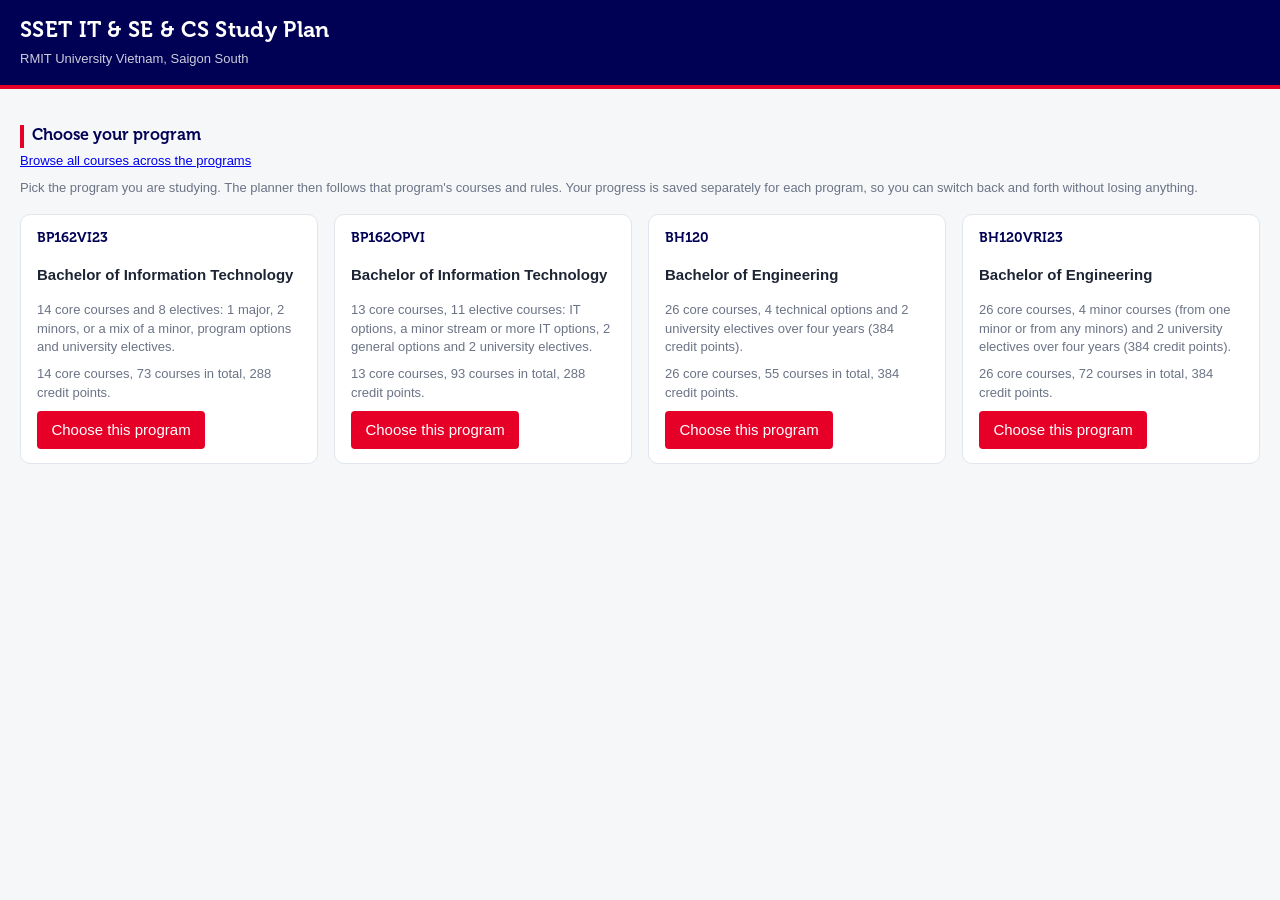
<file: index.html>
<!DOCTYPE html>
<html lang="en">
<head>
  <meta charset="utf-8">
  <meta name="viewport" content="width=device-width, initial-scale=1">
  <title>SSET IT &amp; SE &amp; CS Study Plan</title>
  <link rel="icon" href="favicon.ico" sizes="any">
  <link rel="icon" type="image/png" sizes="32x32" href="icons/icon-32.png">
  <link rel="icon" type="image/png" sizes="192x192" href="icons/icon-192.png">
  <link rel="apple-touch-icon" href="icons/apple-touch-icon.png">
  <link rel="stylesheet" href="style.css">
</head>
<body>
  <header>
    <div>
      <h1><a href="programs.html" class="home-link" title="Back to the program chooser">SSET IT &amp; SE &amp; CS Study Plan</a></h1>
      <p id="program"></p>
    </div>
    <nav><a href="index.html" class="current">My progress</a><a href="courses.html">Course list</a><a href="sequence.html">Course sequence</a><a href="allcourses.html">All courses</a><a href="programs.html">Program plan</a></nav>
    <div class="actions">
      <button id="print">Download PDF report</button>
      <button id="export">Export progress</button>
      <label class="button">Import<input id="import" type="file" accept="application/json" hidden></label>
      <button id="reset" class="danger">Restart planner</button>
    </div>
  </header>

  <div id="student">
    <div class="student-inner">
      <label>Student name <input id="name" type="text" maxlength="80" placeholder="Type your name for the report"></label>
      <div id="credits" aria-live="polite"></div>
      <span id="report-date"></span>
    </div>
  </div>

  <main>
    <section id="progress" aria-label="Progress"></section>

    <section id="courses" aria-label="Courses">
      <div class="toolbar">
        <input id="search" type="search" placeholder="Search code or name">
        <select id="filter" aria-label="Filter courses"></select>
      </div>
      <p class="hint">Tip: tick one course, then Shift+click the tick box of another to tick every course in between.</p>
      <div id="list"></div>
      <div id="report-completed"></div>
    </section>

    <section id="plan" aria-label="Semester plan">
      <h2>Semester plan</h2>
      <div id="plan-summary"></div>
    </section>
  </main>

  <!-- order matters: data first, then logic, then the UI that uses both -->
  <script src="programs/bp162vi23.js"></script>
  <script src="programs/bp162opvi.js"></script>
  <script src="programs/bh120.js"></script>
  <script src="programs/bh120vri23.js"></script>
  <script src="programs/equivalences.js"></script>
  <script src="logic.js"></script>
  <script src="ui.js"></script>
  <script src="index.js"></script>
</body>
</html>
</file>
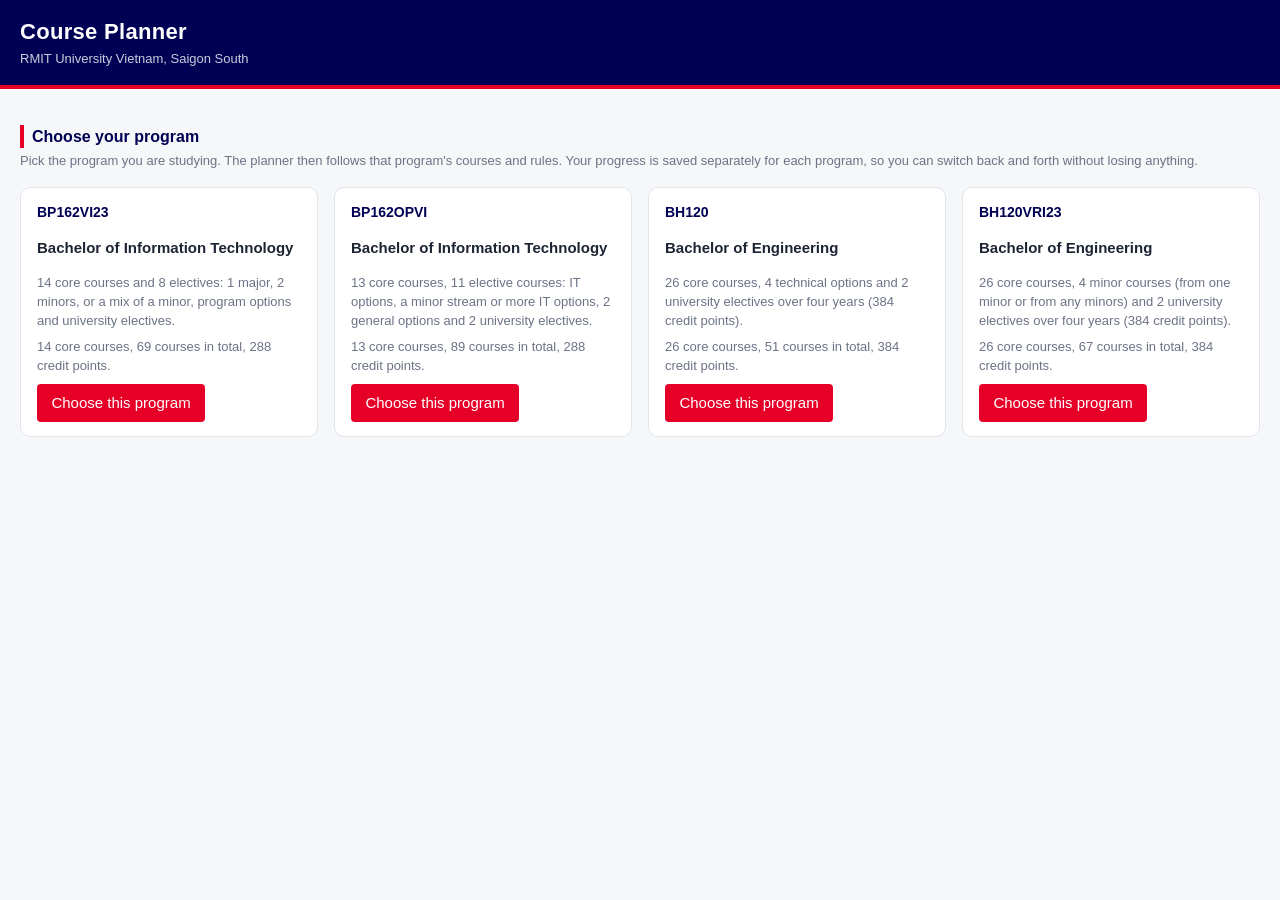
<file: data/index.html>
<!DOCTYPE html>
<html lang="en">
<head>
  <meta charset="utf-8">
  <meta name="viewport" content="width=device-width, initial-scale=1">
  <title>Course Planner</title>
  <link rel="stylesheet" href="style.css">
</head>
<body>
  <header>
    <div>
      <h1>Course Planner</h1>
      <p id="program"></p>
    </div>
    <nav><a href="index.html" class="current">My progress</a><a href="courses.html">Course list</a><a href="sequence.html">Course sequence</a><a href="programs.html">Change program</a></nav>
    <div class="actions">
      <button id="print">Download PDF report</button>
      <button id="export">Export progress</button>
      <label class="button">Import<input id="import" type="file" accept="application/json" hidden></label>
      <button id="reset" class="danger">Restart planner</button>
    </div>
  </header>

  <div id="student">
    <div class="student-inner">
      <label>Student name <input id="name" type="text" maxlength="80" placeholder="Type your name for the report"></label>
      <div id="credits" aria-live="polite"></div>
      <span id="report-date"></span>
    </div>
  </div>

  <main>
    <section id="progress" aria-label="Progress"></section>

    <section id="courses" aria-label="Courses">
      <div class="toolbar">
        <input id="search" type="search" placeholder="Search code or name">
        <select id="filter" aria-label="Filter courses"></select>
      </div>
      <p class="hint">Tip: tick one course, then Shift+click the tick box of another to tick every course in between.</p>
      <div id="list"></div>
      <div id="report-completed"></div>
    </section>

    <section id="plan" aria-label="Semester plan">
      <h2>Semester plan</h2>
      <div id="plan-summary"></div>
    </section>
  </main>

  <!-- order matters: data first, then logic, then the UI that uses both -->
  <script src="programs/bp162vi23.js"></script>
  <script src="programs/bp162opvi.js"></script>
  <script src="programs/bh120.js"></script>
  <script src="programs/bh120vri23.js"></script>
  <script src="programs/equivalences.js"></script>
  <script src="logic.js"></script>
  <script src="ui.js"></script>
  <script src="index.js"></script>
</body>
</html>
</file>
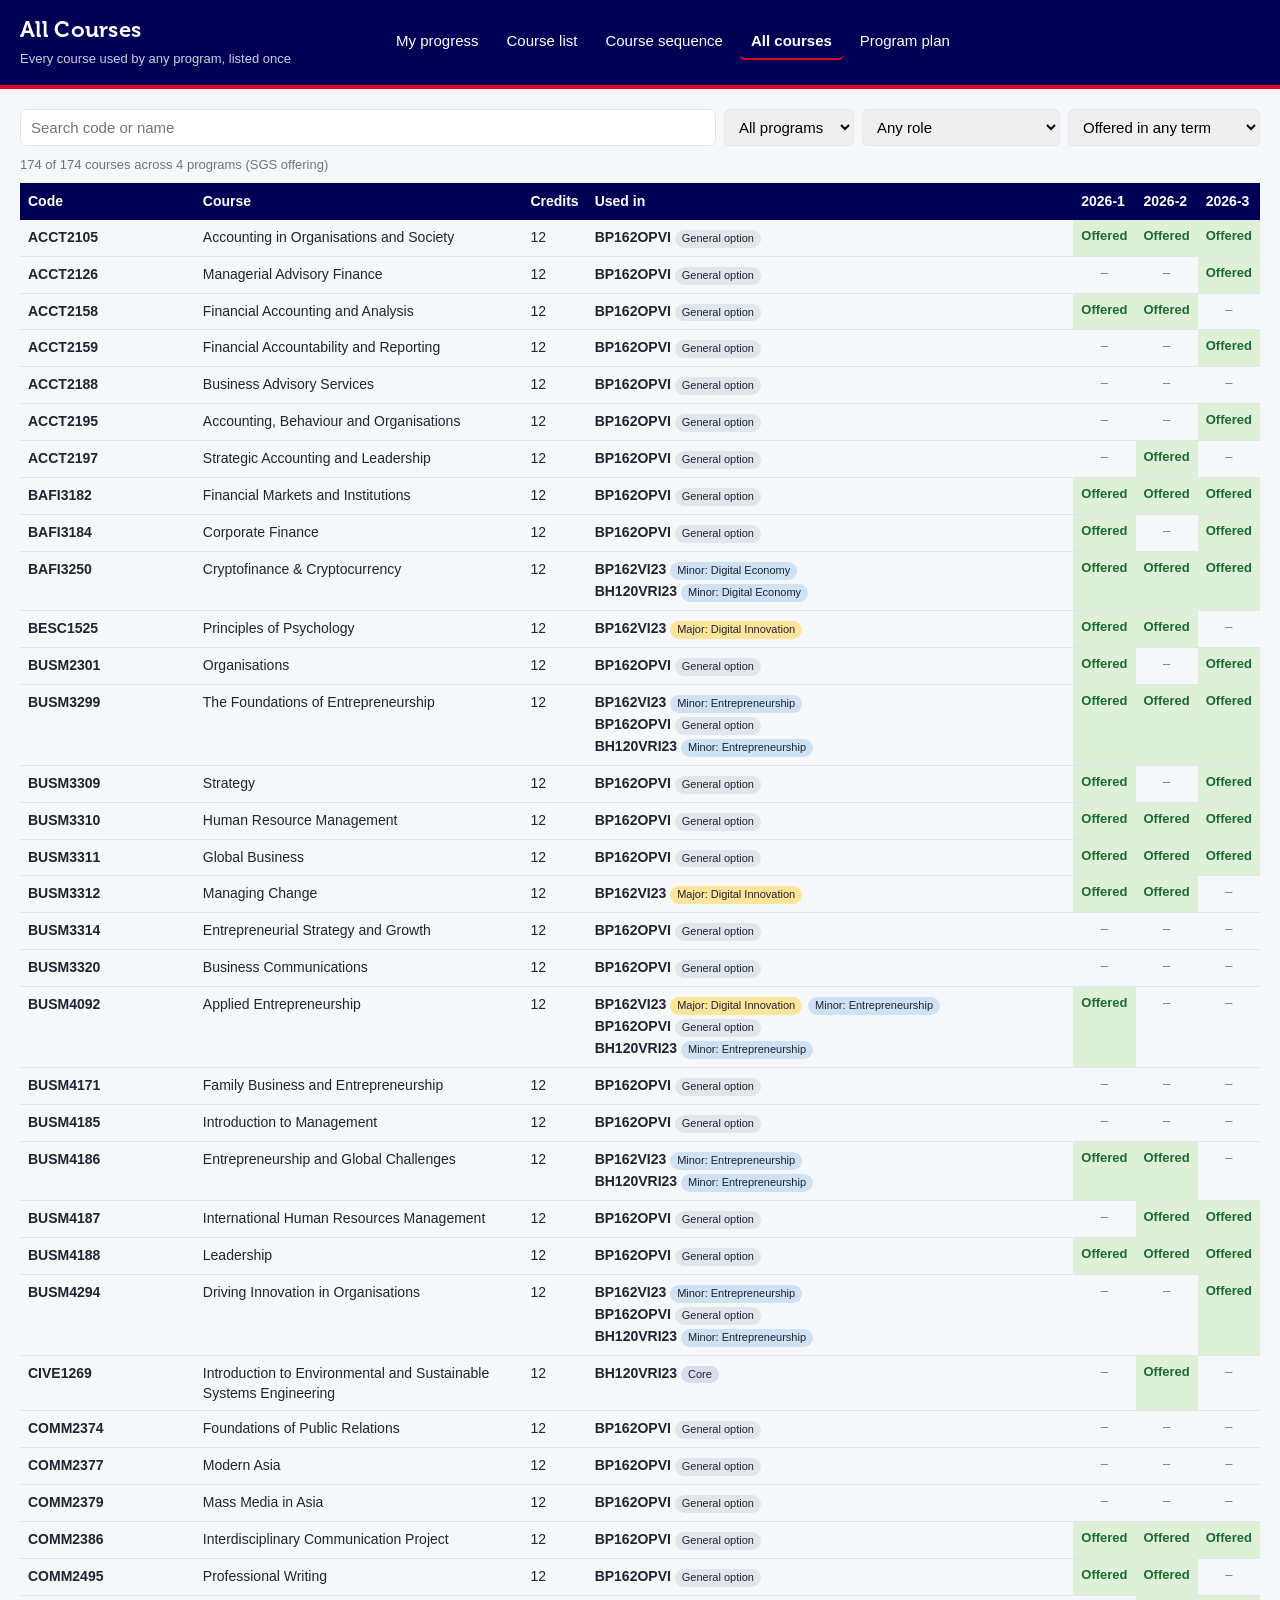
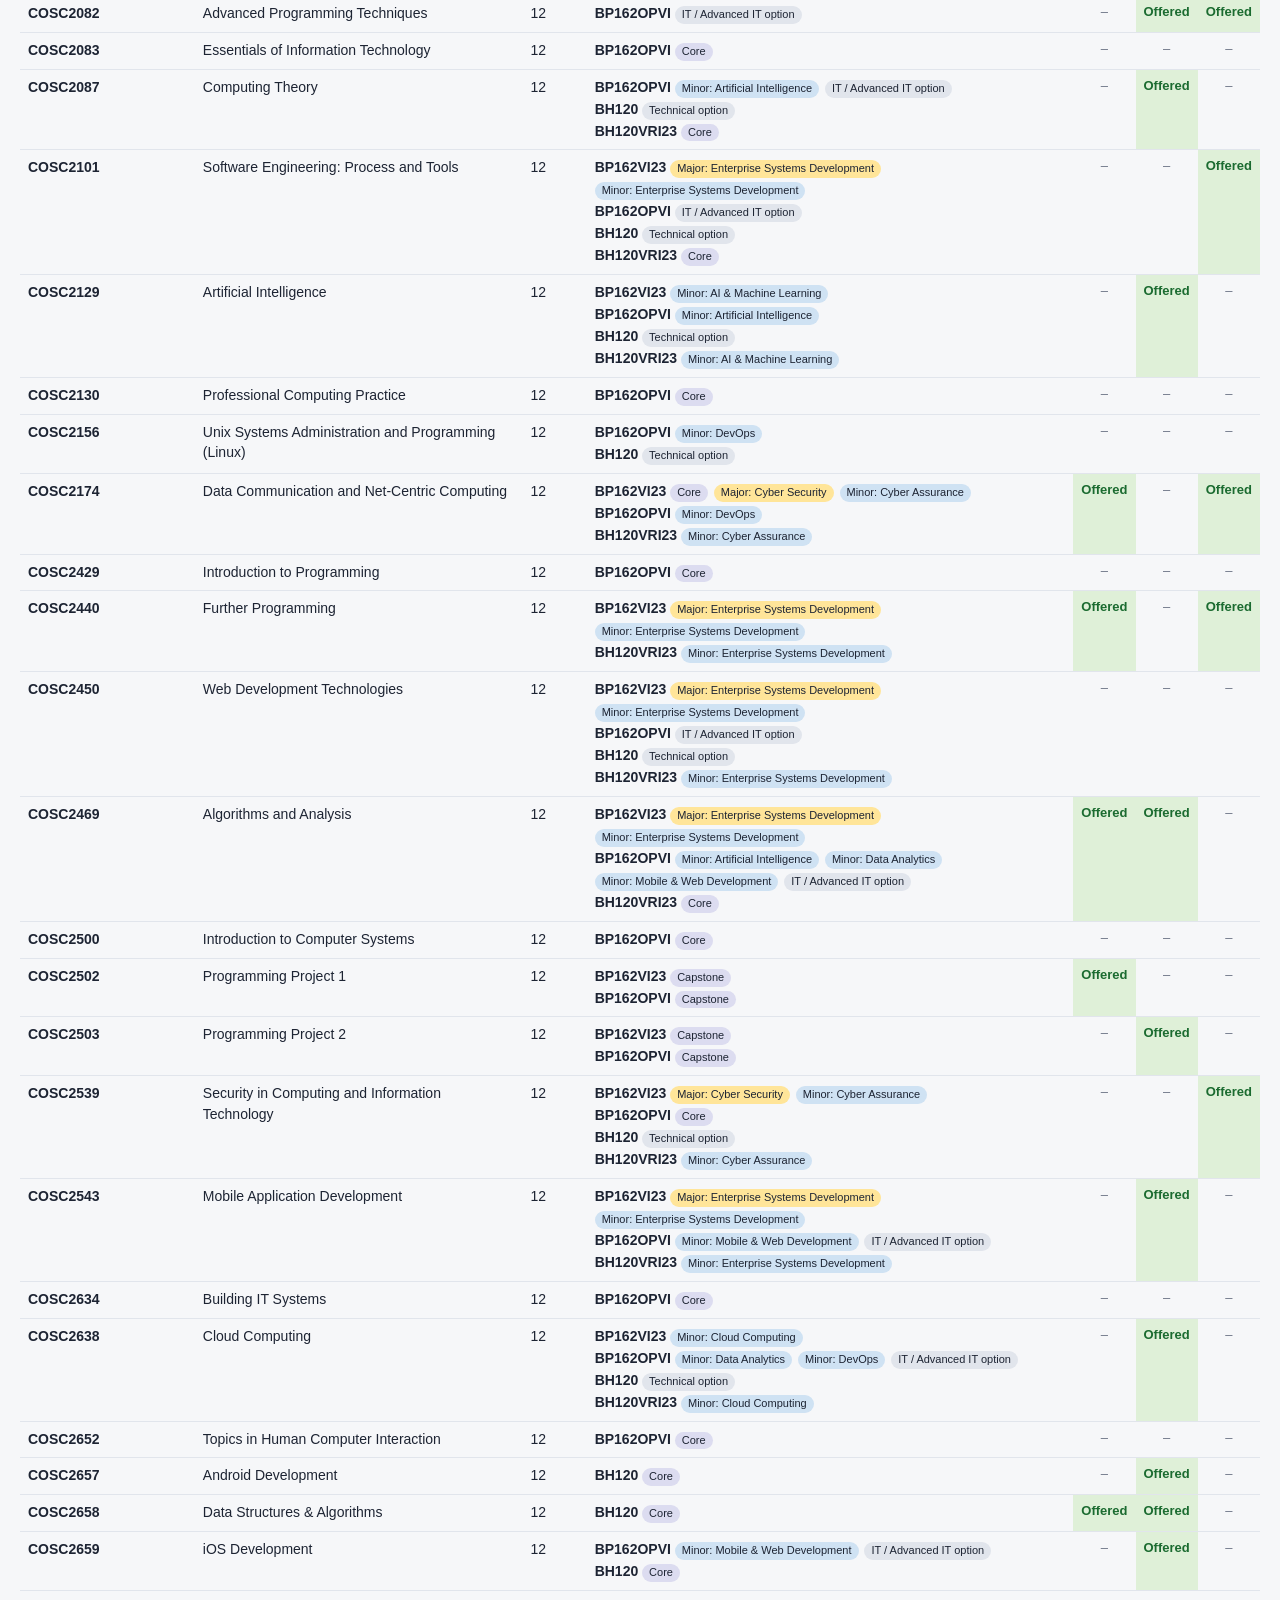
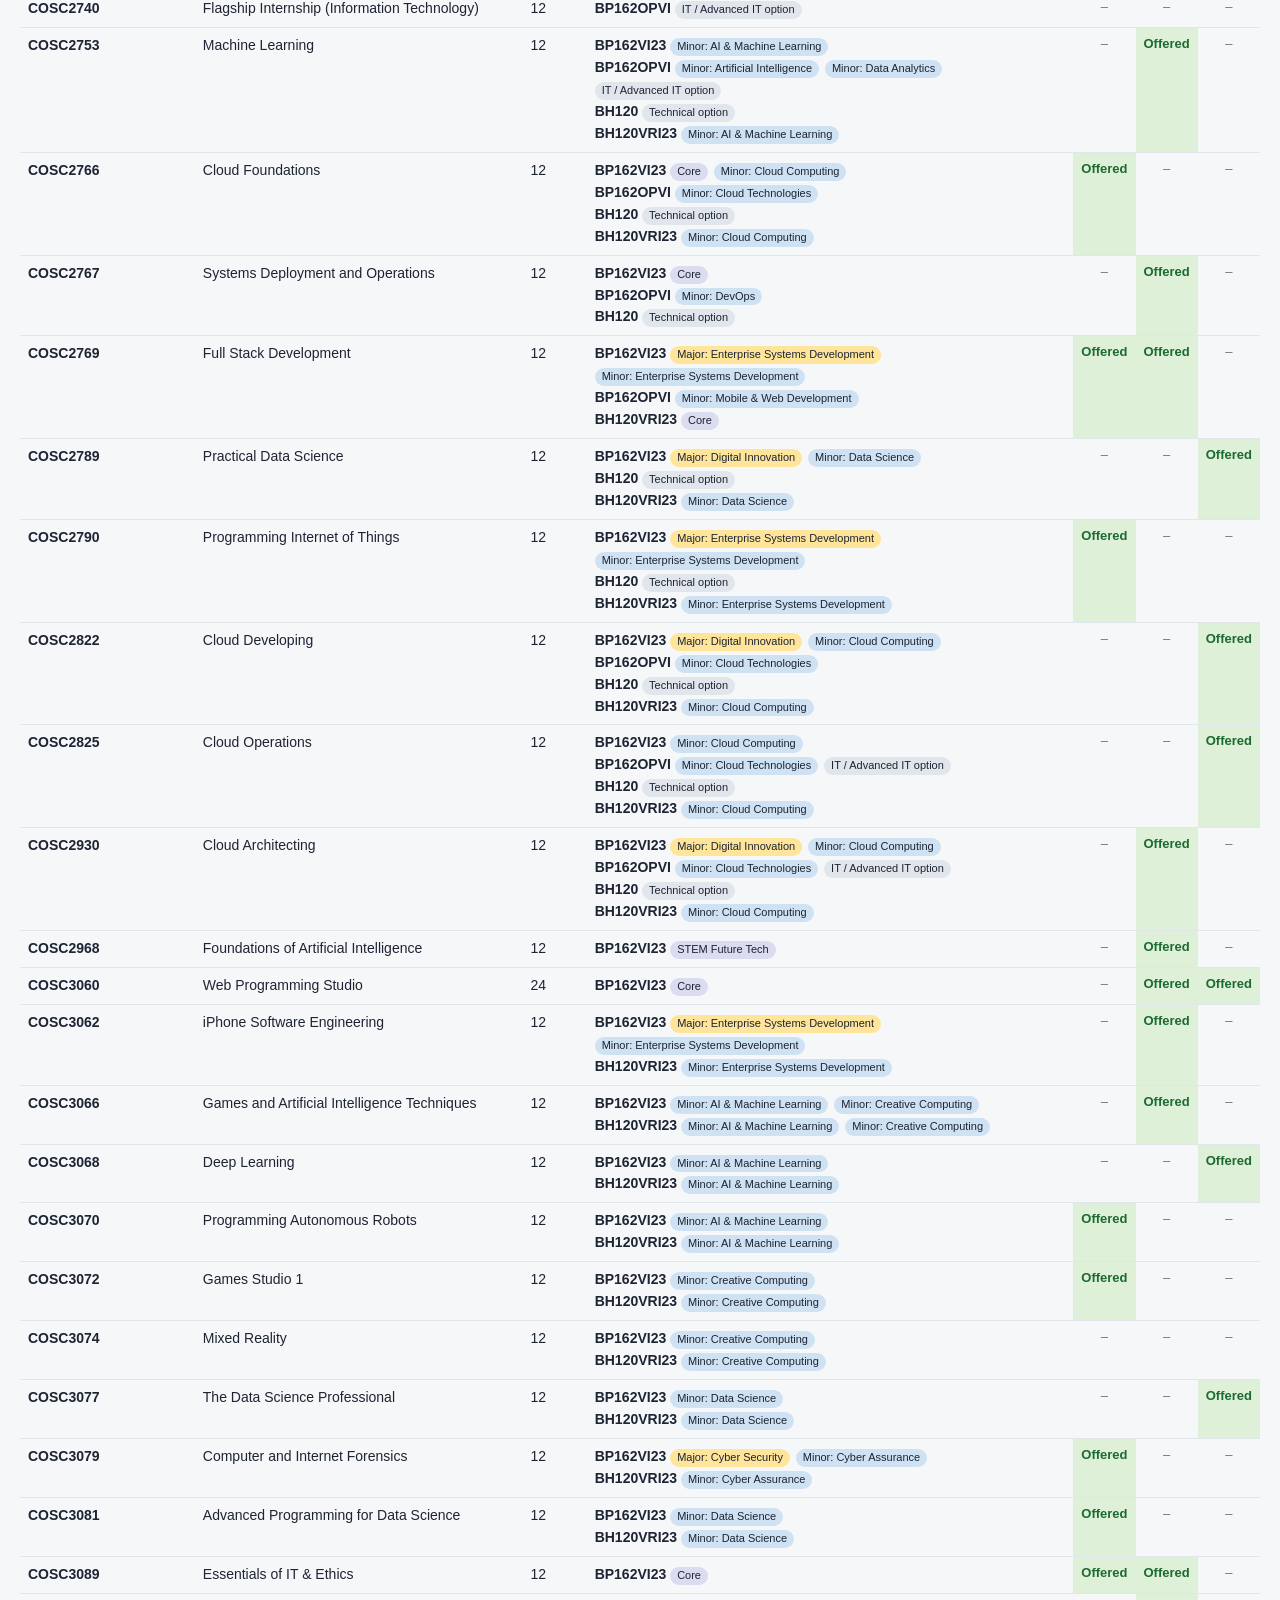
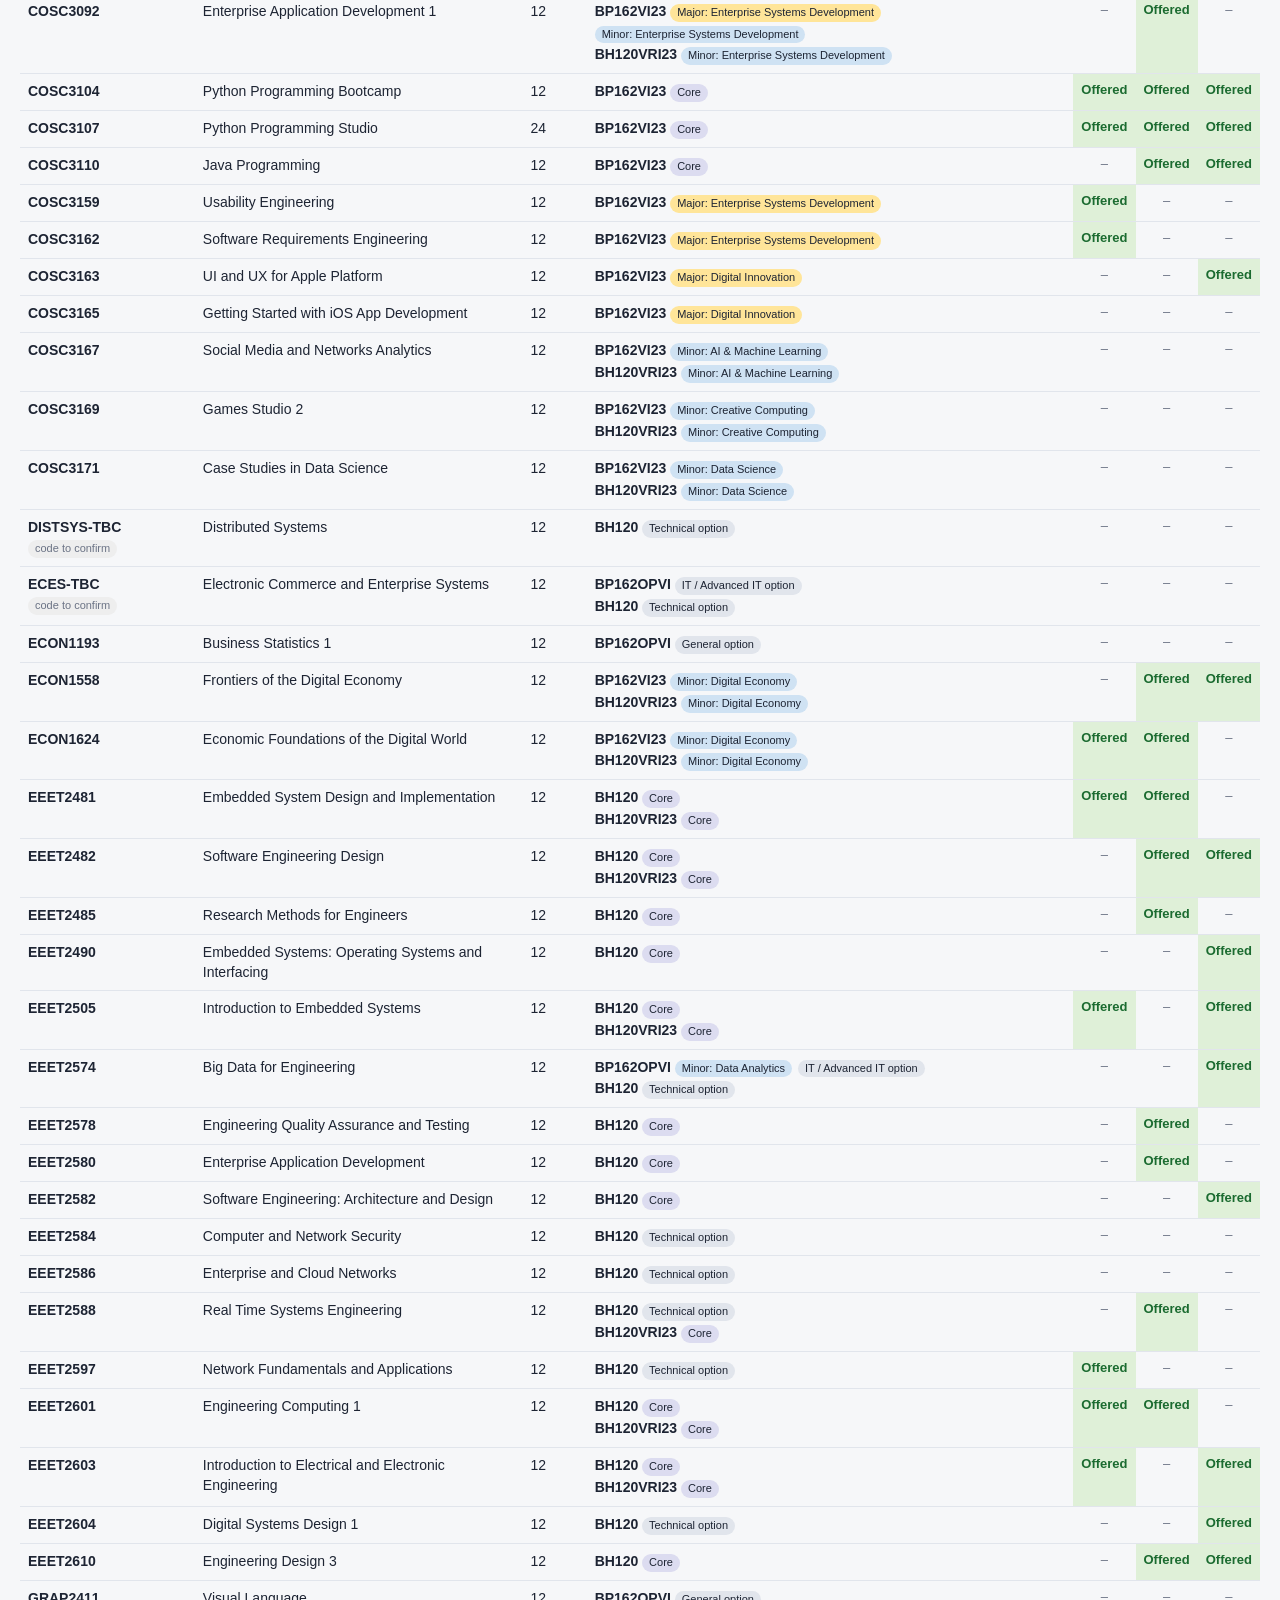
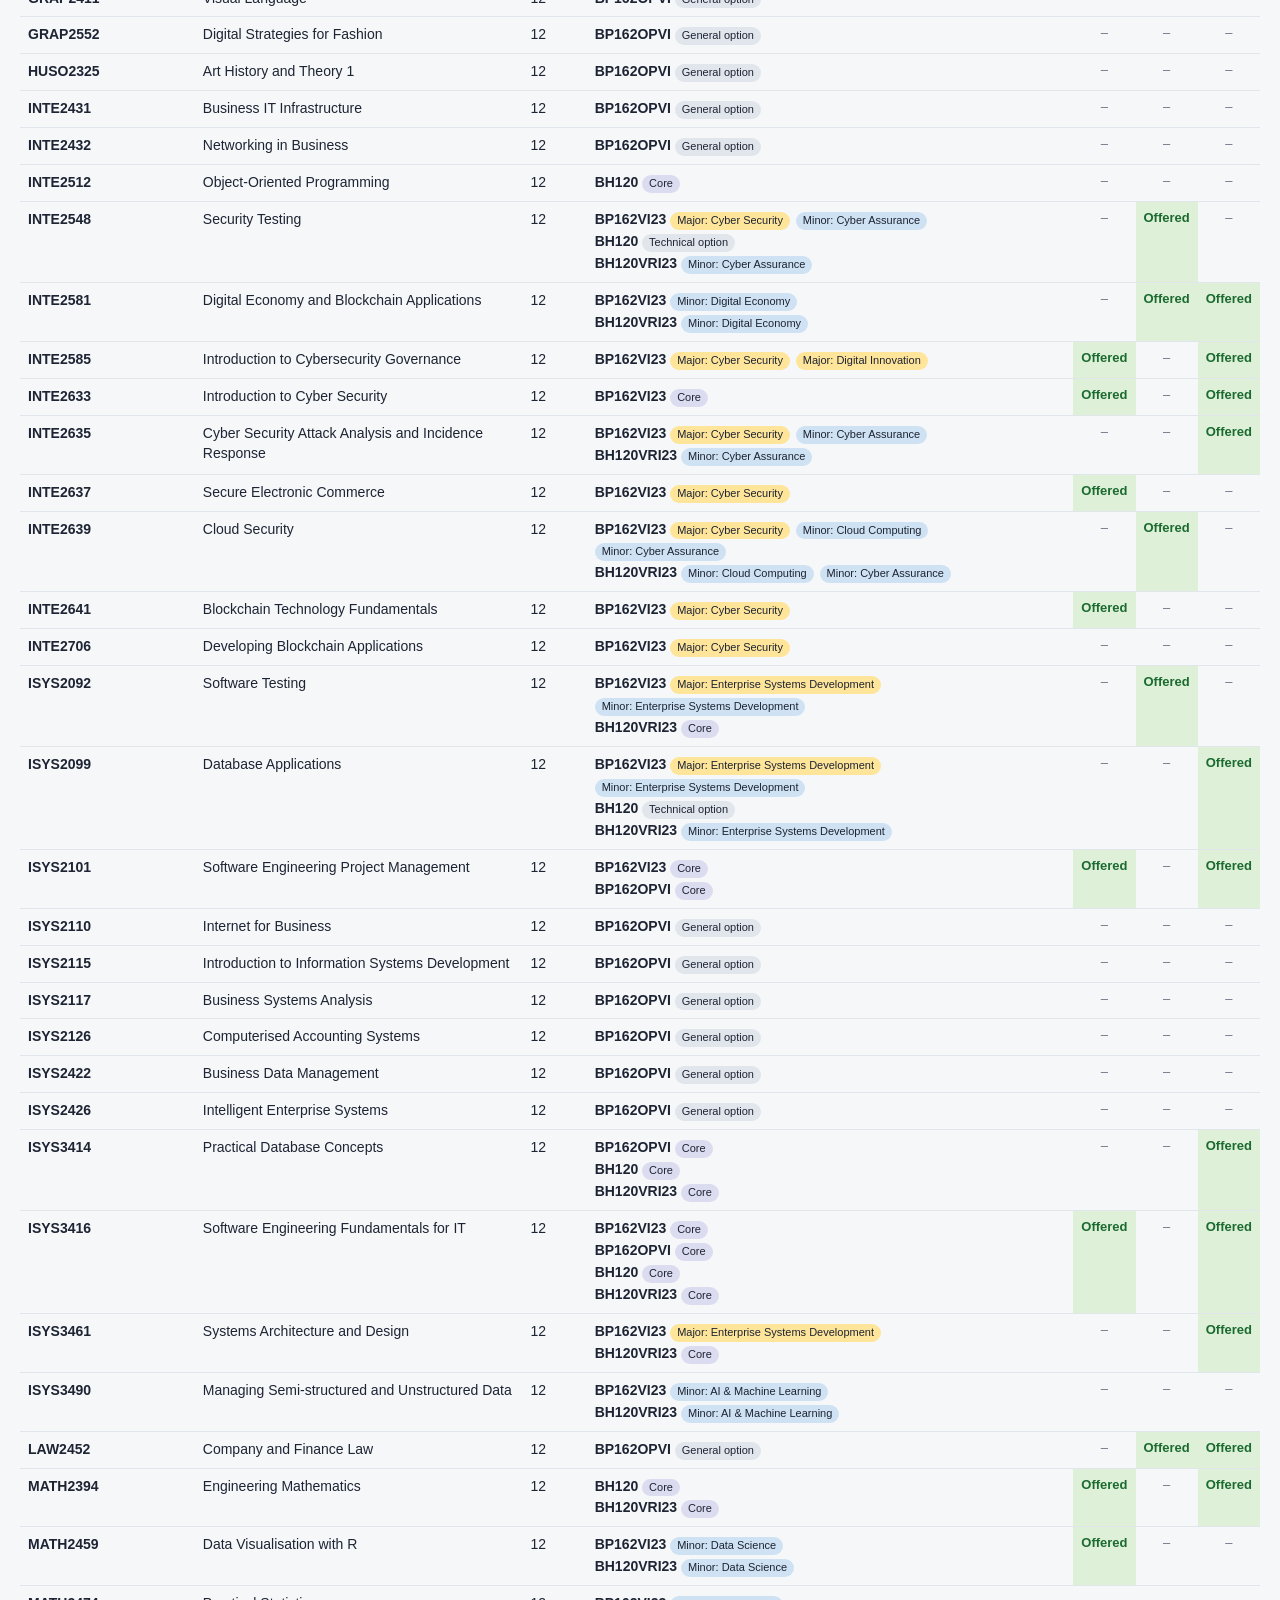
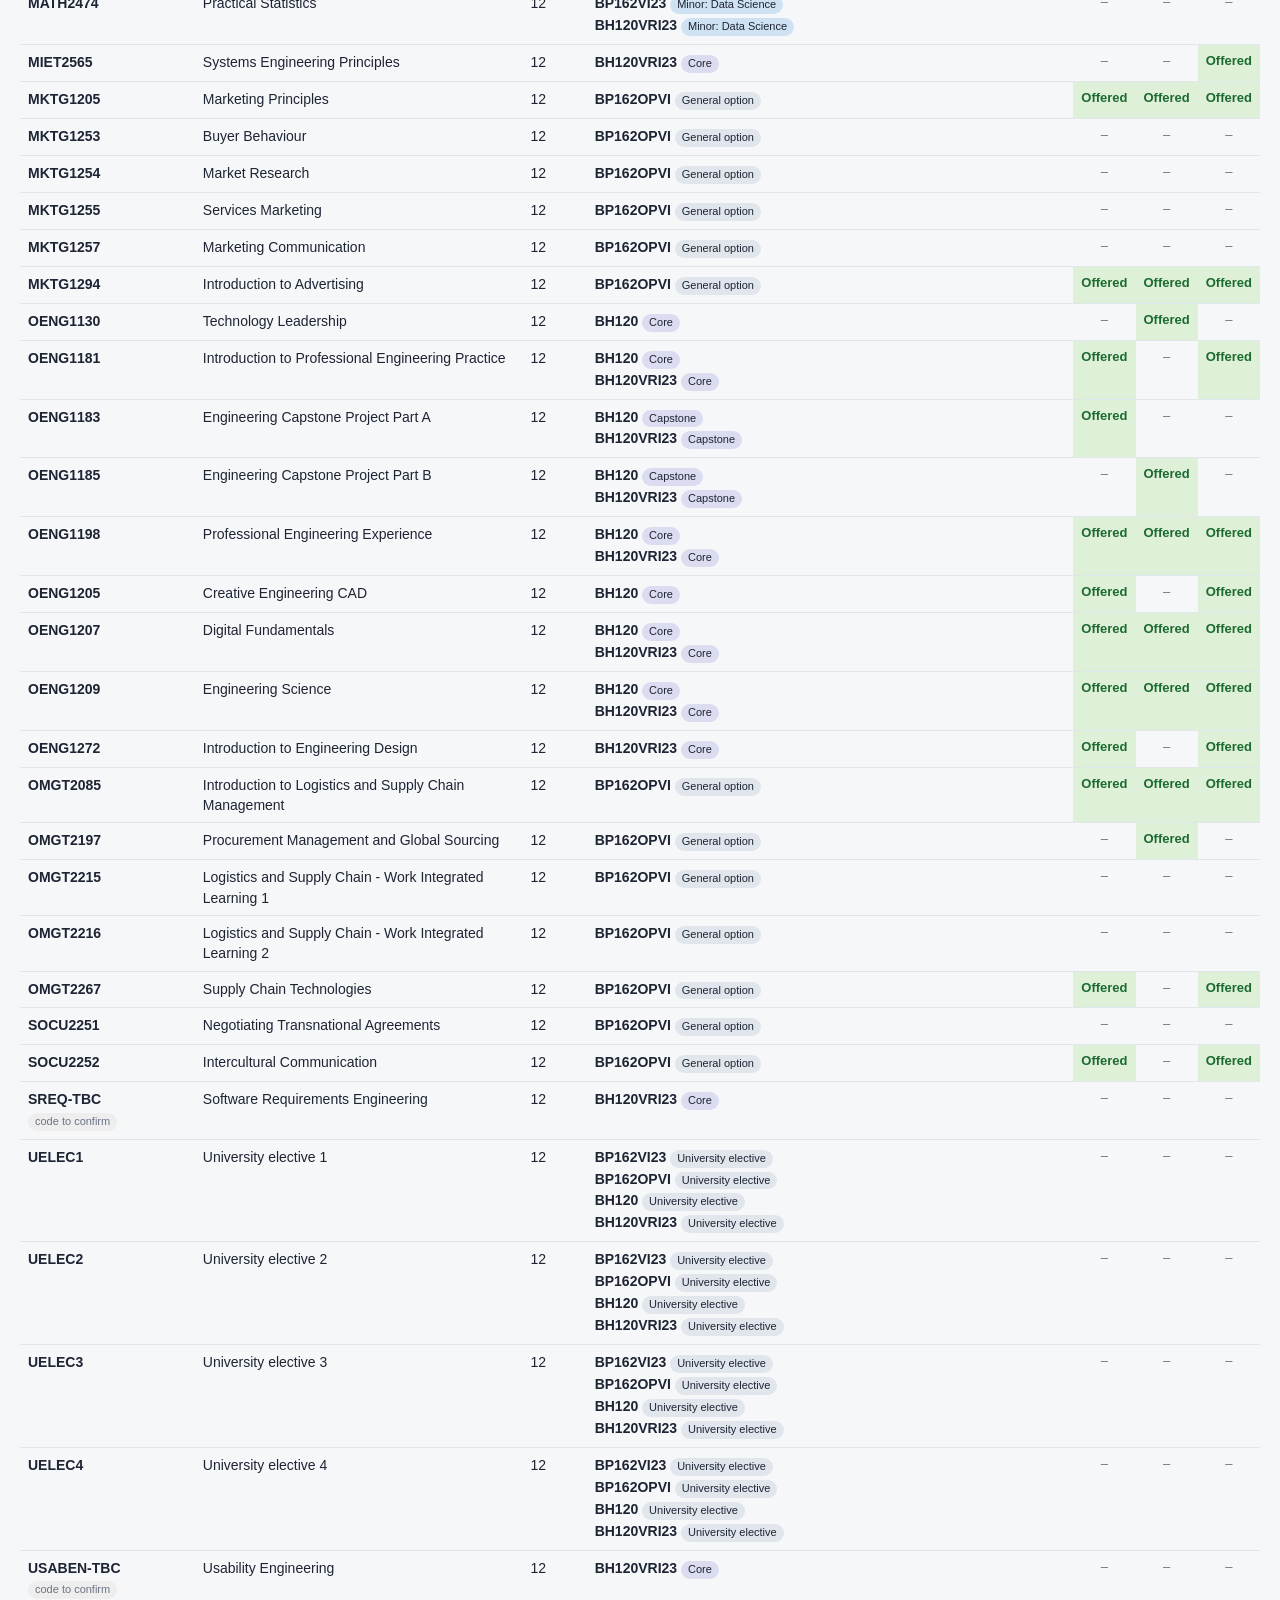
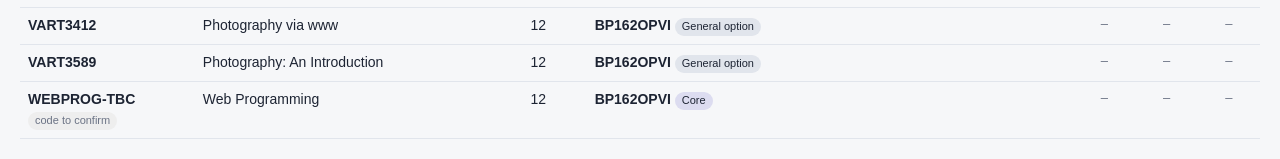
<file: allcourses.html>
<!DOCTYPE html>
<html lang="en">
<head>
  <meta charset="utf-8">
  <meta name="viewport" content="width=device-width, initial-scale=1">
  <title>All Courses</title>
  <link rel="icon" href="favicon.ico" sizes="any">
  <link rel="icon" type="image/png" sizes="32x32" href="icons/icon-32.png">
  <link rel="icon" type="image/png" sizes="192x192" href="icons/icon-192.png">
  <link rel="apple-touch-icon" href="icons/apple-touch-icon.png">
  <link rel="stylesheet" href="style.css">
</head>
<body>
  <header>
    <div>
      <h1>All Courses</h1>
      <p>Every course used by any program, listed once</p>
    </div>
    <nav><a href="index.html">My progress</a><a href="courses.html">Course list</a><a href="sequence.html">Course sequence</a><a href="allcourses.html" class="current">All courses</a><a href="programs.html">Program plan</a></nav>
  </header>

  <main class="wide">
    <section aria-label="All courses">
      <div class="toolbar">
        <input id="search" type="search" placeholder="Search code or name">
        <select id="program" aria-label="Filter by program"></select>
        <select id="role" aria-label="Filter by role"></select>
        <select id="offered" aria-label="Filter by offering"></select>
      </div>
      <p id="count" class="hint"></p>
      <div class="table-wrap"><table id="table"></table></div>
    </section>
  </main>

  <script src="programs/bp162vi23.js"></script>
  <script src="programs/bp162opvi.js"></script>
  <script src="programs/bh120.js"></script>
  <script src="programs/bh120vri23.js"></script>
  <script src="allcourses.js"></script>
</body>
</html>
</file>
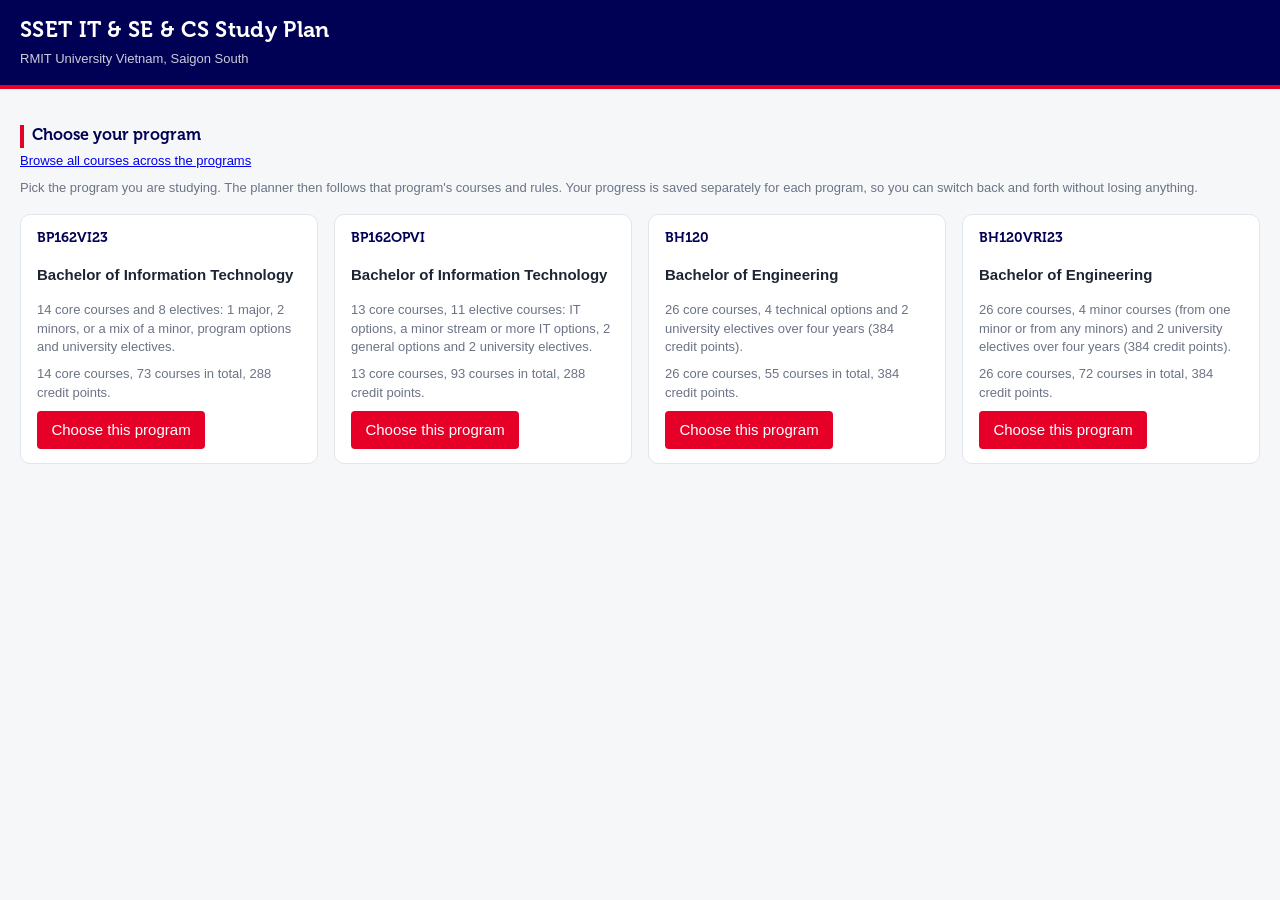
<file: courses.html>
<!DOCTYPE html>
<html lang="en">
<head>
  <meta charset="utf-8">
  <meta name="viewport" content="width=device-width, initial-scale=1">
  <title>Course List &amp; Offering</title>
  <link rel="icon" href="favicon.ico" sizes="any">
  <link rel="icon" type="image/png" sizes="32x32" href="icons/icon-32.png">
  <link rel="icon" type="image/png" sizes="192x192" href="icons/icon-192.png">
  <link rel="apple-touch-icon" href="icons/apple-touch-icon.png">
  <link rel="stylesheet" href="style.css">
</head>
<body>
  <header>
    <div>
      <h1>Course List &amp; Offering</h1>
      <p id="program"></p>
    </div>
    <nav><a href="index.html">My progress</a><a href="courses.html" class="current">Course list</a><a href="sequence.html">Course sequence</a><a href="allcourses.html">All courses</a><a href="programs.html">Program plan</a></nav>
  </header>

  <main class="wide">
    <section id="courses" aria-label="Course list">
      <div class="toolbar">
        <input id="search" type="search" placeholder="Search code or name">
        <select id="filter" aria-label="Filter by type or group"></select>
        <select id="offered" aria-label="Filter by offering"></select>
      </div>
      <p id="count" class="hint"></p>
      <div class="table-wrap"><table id="table"></table></div>
    </section>
  </main>

  <script src="programs/bp162vi23.js"></script>
  <script src="programs/bp162opvi.js"></script>
  <script src="programs/bh120.js"></script>
  <script src="programs/bh120vri23.js"></script>
  <script src="programs/equivalences.js"></script>
  <script src="logic.js"></script>
  <script src="ui.js"></script>
  <script src="courses.js"></script>
</body>
</html>
</file>
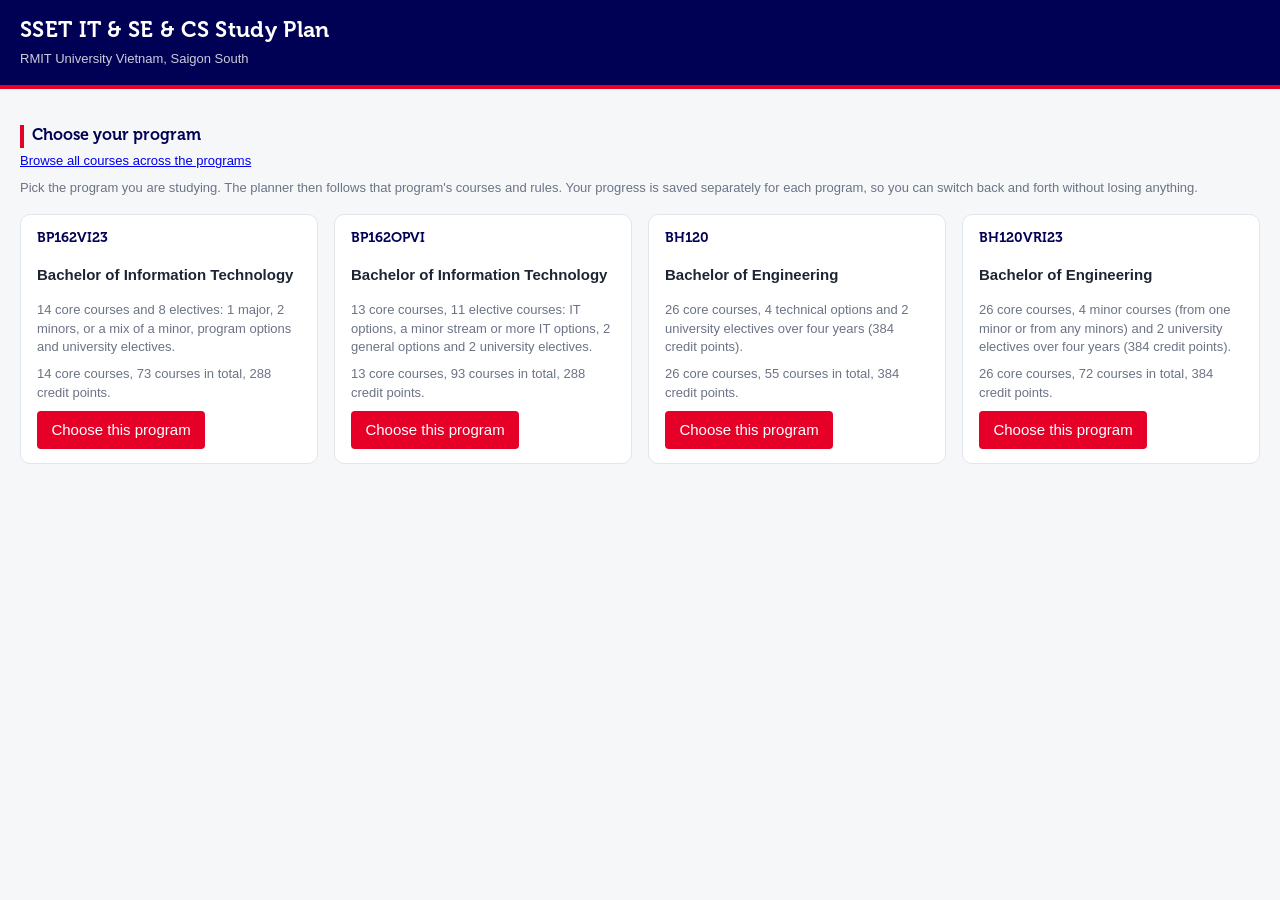
<file: programs.html>
<!DOCTYPE html>
<html lang="en">
<head>
  <meta charset="utf-8">
  <meta name="viewport" content="width=device-width, initial-scale=1">
  <title>SSET IT &amp; SE &amp; CS Study Plan</title>
  <link rel="icon" href="favicon.ico" sizes="any">
  <link rel="icon" type="image/png" sizes="32x32" href="icons/icon-32.png">
  <link rel="icon" type="image/png" sizes="192x192" href="icons/icon-192.png">
  <link rel="apple-touch-icon" href="icons/apple-touch-icon.png">
  <link rel="stylesheet" href="style.css">
</head>
<body>
  <header>
    <div>
      <h1><a href="programs.html" class="home-link" title="Back to the program chooser">SSET IT &amp; SE &amp; CS Study Plan</a></h1>
      <p>RMIT University Vietnam, Saigon South</p>
    </div>
  </header>

  <dialog id="welcome" aria-labelledby="welcome-title">
    <h2 id="welcome-title">Welcome back</h2>
    <p class="hint">This browser has saved progress. Continue where you left off, or start fresh (this erases the saved progress from this browser). On a shared computer, start fresh unless the progress below is yours.</p>
    <ul id="welcome-list"></ul>
    <div class="welcome-actions">
      <button id="welcome-continue" class="choose">Continue my progress</button>
      <button id="welcome-fresh" class="danger">Start fresh</button>
    </div>
  </dialog>

  <main class="wide">
    <h2 class="choose-title">Choose your program</h2>
    <p class="hint"><a href="allcourses.html">Browse all courses across the programs</a></p>
    <p class="hint">Pick the program you are studying. The planner then follows that program's courses and rules. Your progress is saved separately for each program, so you can switch back and forth without losing anything.</p>
    <div id="programs" class="program-grid"></div>
  </main>

  <script src="programs/bp162vi23.js"></script>
  <script src="programs/bp162opvi.js"></script>
  <script src="programs/bh120.js"></script>
  <script src="programs/bh120vri23.js"></script>
  <script src="programs/equivalences.js"></script>
  <script src="programs.js"></script>
</body>
</html>
</file>
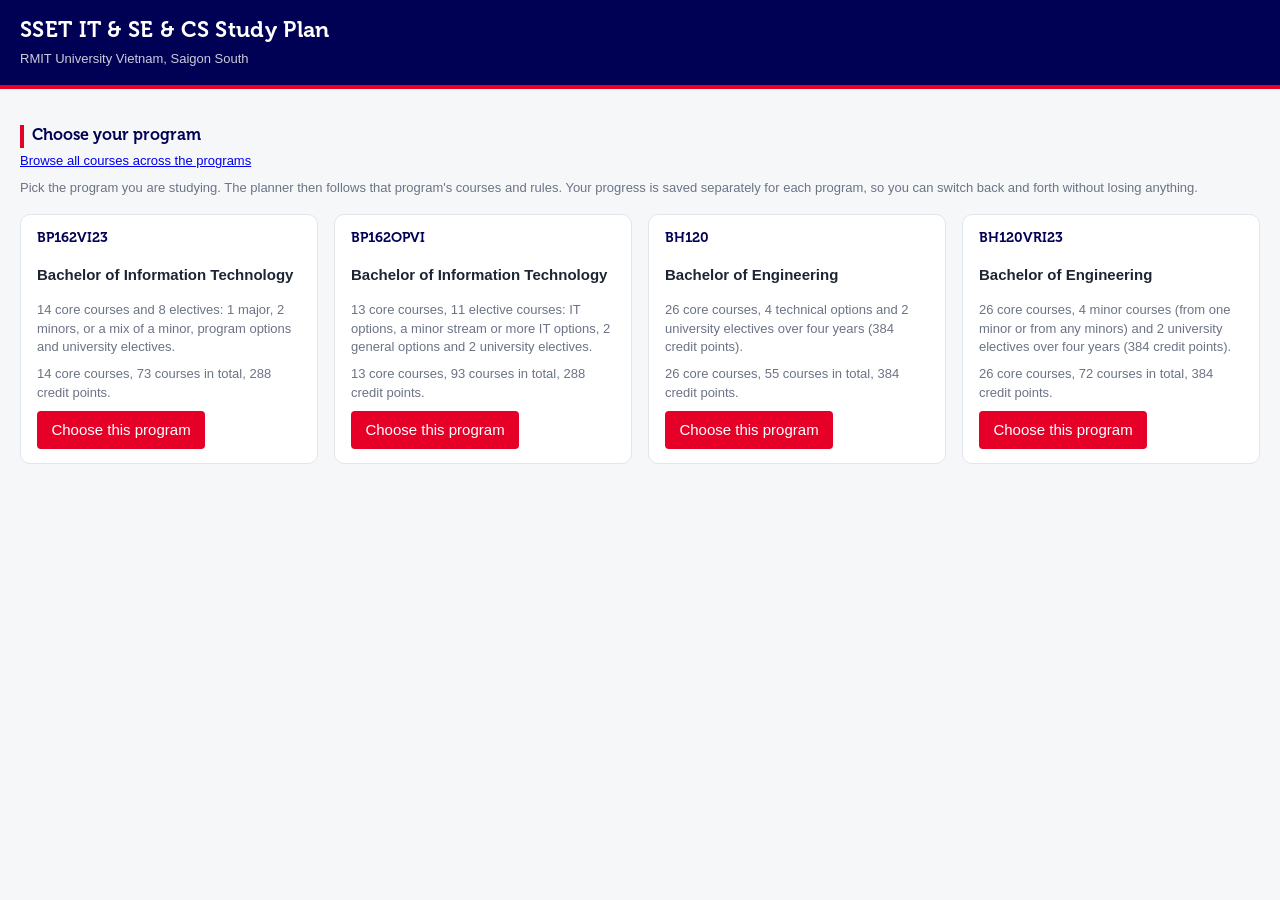
<file: sequence.html>
<!DOCTYPE html>
<html lang="en">
<head>
  <meta charset="utf-8">
  <meta name="viewport" content="width=device-width, initial-scale=1">
  <title>Course Sequence</title>
  <link rel="icon" href="favicon.ico" sizes="any">
  <link rel="icon" type="image/png" sizes="32x32" href="icons/icon-32.png">
  <link rel="icon" type="image/png" sizes="192x192" href="icons/icon-192.png">
  <link rel="apple-touch-icon" href="icons/apple-touch-icon.png">
  <link rel="stylesheet" href="style.css">
</head>
<body>
  <header>
    <div>
      <h1>Course Sequence</h1>
      <p id="program"></p>
    </div>
    <nav><a href="index.html">My progress</a><a href="courses.html">Course list</a><a href="sequence.html" class="current">Course sequence</a><a href="allcourses.html">All courses</a><a href="programs.html">Program plan</a></nav>
    <div class="actions">
      <button id="restart" class="danger">Restart planner</button>
    </div>
  </header>

  <main class="wide">
    <div class="seq-notes">
      <p class="hint">Recommended order from the program plan guide. Semesters are the program's own numbering (1 to 8); the terms shown come from the starting term you choose. A break pushes the later semesters back by one term. Not every course runs every term, and terms without schedule data show "No schedule yet".</p>
      <p class="hint" id="seq-note"></p>
      <p class="hint" id="pick-note"></p>
    </div>
    <div class="seq-controls">
      <div class="ctl-row">
        <label>Starting term (semester 1)
          <select id="start" aria-label="Starting term"></select></label>
        <label>Major <select id="major" aria-label="Major"></select></label>
      </div>
      <div class="ctl-row">
        <label>Minor 1 <select id="minor1" aria-label="Minor 1"></select></label>
        <label>Minor 2 <select id="minor2" aria-label="Minor 2"></select></label>
      </div>
      <p class="hint" id="summary"></p>
    </div>
    <p class="legend"><span class="sw core"></span>Core / STEM / Capstone
      <span class="sw major"></span>Major course <span class="sw minor"></span>Minor course
      <span class="sw slot"></span>Open combination slot <span class="sw done"></span>Completed</p>
    <div class="seq-layout">
      <div id="sequence"></div>
      <aside id="pool" class="card" aria-label="Course picker">
        <div class="pool-head">
          <h2>Pick courses</h2>
          <button id="pool-toggle" class="linkbtn" aria-expanded="true" aria-controls="pool-body">Fold ▶</button>
        </div>
        <div id="pool-body">
        <p class="hint">Drag a course onto a combination box, or click a box and then press Add. Without a click, Add uses the first open box.</p>
        <div class="toolbar">
          <input id="pool-search" type="search" placeholder="Search code or name">
          <select id="pool-filter" aria-label="Filter courses"></select>
        </div>
        <button id="pool-reset" class="linkbtn">Reset my choices</button>
        <div id="pool-selection" aria-live="polite"></div>
        <div id="pool-list"></div>
        </div>
      </aside>
    </div>
  </main>

  <script src="programs/bp162vi23.js"></script>
  <script src="programs/bp162opvi.js"></script>
  <script src="programs/bh120.js"></script>
  <script src="programs/bh120vri23.js"></script>
  <script src="programs/equivalences.js"></script>
  <script src="logic.js"></script>
  <script src="ui.js"></script>
  <script src="sequence.js"></script>
</body>
</html>
</file>
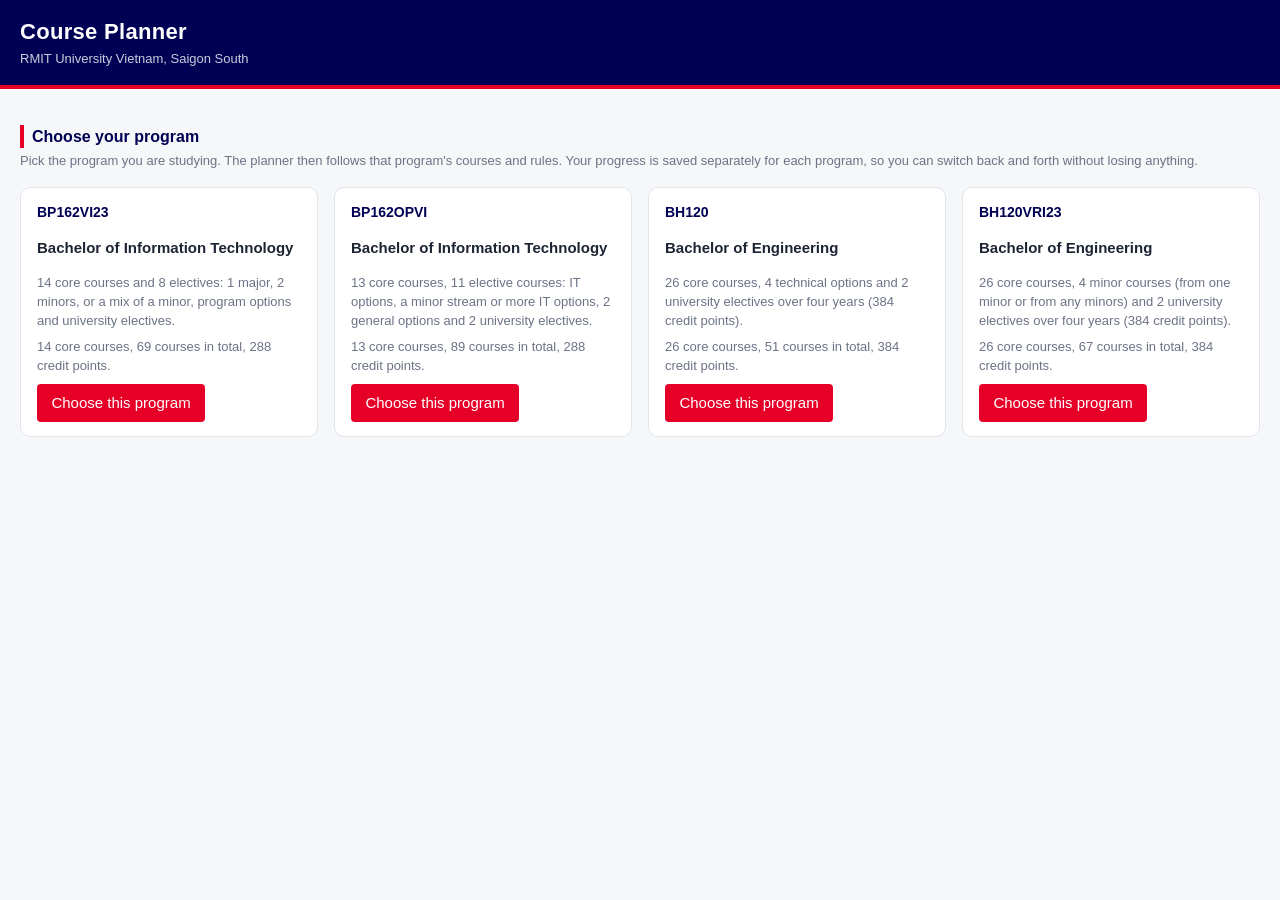
<file: data/courses.html>
<!DOCTYPE html>
<html lang="en">
<head>
  <meta charset="utf-8">
  <meta name="viewport" content="width=device-width, initial-scale=1">
  <title>Course List &amp; Offering</title>
  <link rel="stylesheet" href="style.css">
</head>
<body>
  <header>
    <div>
      <h1>Course List &amp; Offering</h1>
      <p id="program"></p>
    </div>
    <nav><a href="index.html">My progress</a><a href="courses.html" class="current">Course list</a><a href="sequence.html">Course sequence</a><a href="programs.html">Change program</a></nav>
  </header>

  <main class="wide">
    <section id="courses" aria-label="Course list">
      <div class="toolbar">
        <input id="search" type="search" placeholder="Search code or name">
        <select id="filter" aria-label="Filter by type or group"></select>
        <select id="offered" aria-label="Filter by offering"></select>
      </div>
      <p id="count" class="hint"></p>
      <div class="table-wrap"><table id="table"></table></div>
    </section>
  </main>

  <script src="programs/bp162vi23.js"></script>
  <script src="programs/bp162opvi.js"></script>
  <script src="programs/bh120.js"></script>
  <script src="programs/bh120vri23.js"></script>
  <script src="programs/equivalences.js"></script>
  <script src="logic.js"></script>
  <script src="ui.js"></script>
  <script src="courses.js"></script>
</body>
</html>
</file>
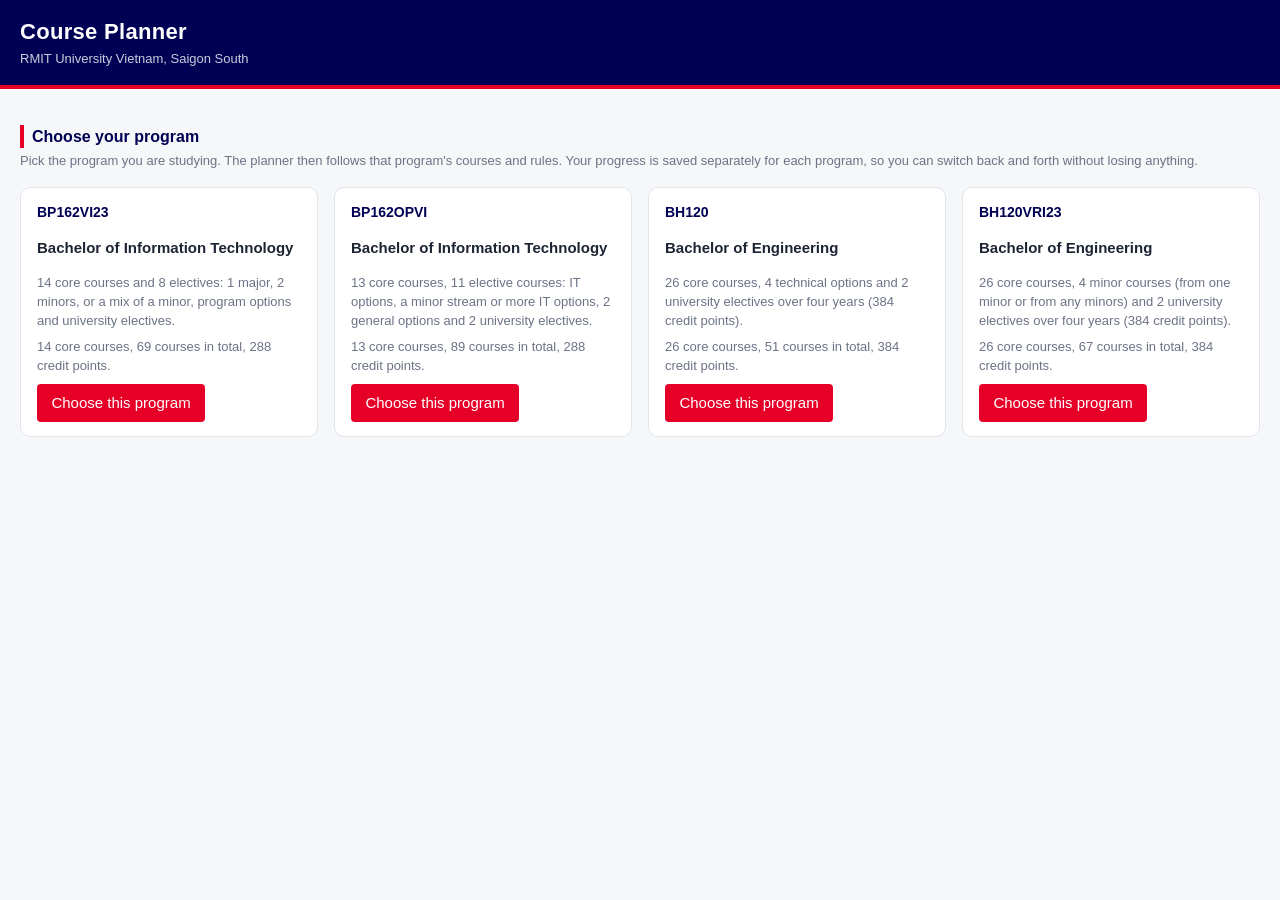
<file: data/programs.html>
<!DOCTYPE html>
<html lang="en">
<head>
  <meta charset="utf-8">
  <meta name="viewport" content="width=device-width, initial-scale=1">
  <title>Choose your program</title>
  <link rel="stylesheet" href="style.css">
</head>
<body>
  <header>
    <div>
      <h1>Course Planner</h1>
      <p>RMIT University Vietnam, Saigon South</p>
    </div>
  </header>

  <dialog id="welcome" aria-labelledby="welcome-title">
    <h2 id="welcome-title">Welcome back</h2>
    <p class="hint">This browser has saved progress. Continue where you left off, or start fresh (this erases the saved progress from this browser). On a shared computer, start fresh unless the progress below is yours.</p>
    <ul id="welcome-list"></ul>
    <div class="welcome-actions">
      <button id="welcome-continue" class="choose">Continue my progress</button>
      <button id="welcome-fresh" class="danger">Start fresh</button>
    </div>
  </dialog>

  <main class="wide">
    <h2 class="choose-title">Choose your program</h2>
    <p class="hint">Pick the program you are studying. The planner then follows that program's courses and rules. Your progress is saved separately for each program, so you can switch back and forth without losing anything.</p>
    <div id="programs" class="program-grid"></div>
  </main>

  <script src="programs/bp162vi23.js"></script>
  <script src="programs/bp162opvi.js"></script>
  <script src="programs/bh120.js"></script>
  <script src="programs/bh120vri23.js"></script>
  <script src="programs/equivalences.js"></script>
  <script src="programs.js"></script>
</body>
</html>
</file>
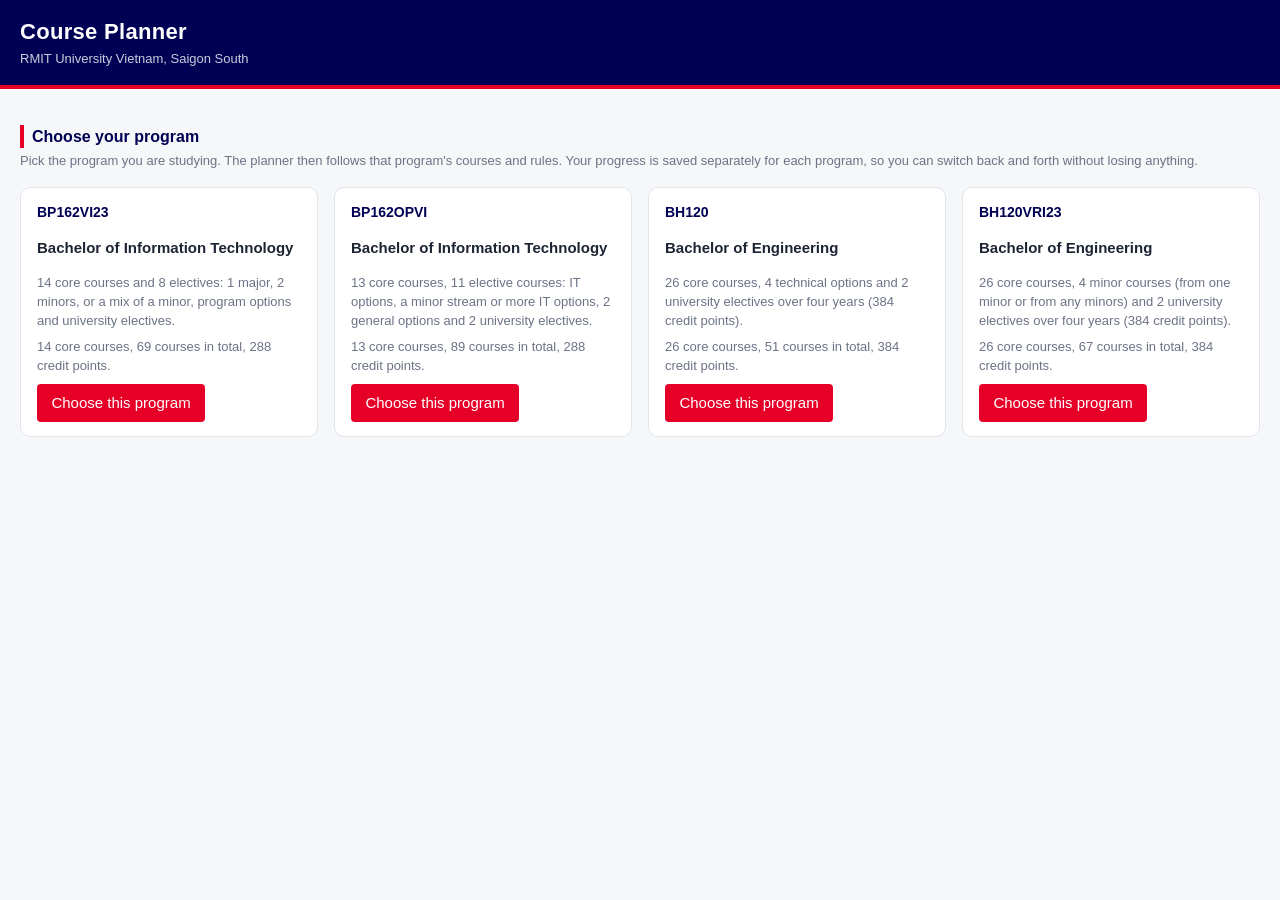
<file: data/sequence.html>
<!DOCTYPE html>
<html lang="en">
<head>
  <meta charset="utf-8">
  <meta name="viewport" content="width=device-width, initial-scale=1">
  <title>Course Sequence</title>
  <link rel="stylesheet" href="style.css">
</head>
<body>
  <header>
    <div>
      <h1>Course Sequence</h1>
      <p id="program"></p>
    </div>
    <nav><a href="index.html">My progress</a><a href="courses.html">Course list</a><a href="sequence.html" class="current">Course sequence</a><a href="programs.html">Change program</a></nav>
    <div class="actions">
      <button id="restart" class="danger">Restart planner</button>
    </div>
  </header>

  <main class="wide">
    <div class="seq-notes">
      <p class="hint">Recommended order from the program plan guide. Semesters are the program's own numbering (1 to 8); the terms shown come from the starting term you choose. A break pushes the later semesters back by one term. Not every course runs every term, and terms without schedule data show "No schedule yet".</p>
      <p class="hint" id="seq-note"></p>
      <p class="hint" id="pick-note"></p>
    </div>
    <div class="seq-controls">
      <div class="ctl-row">
        <label>Starting term (semester 1)
          <select id="start" aria-label="Starting term"></select></label>
        <label>Major <select id="major" aria-label="Major"></select></label>
      </div>
      <div class="ctl-row">
        <label>Minor 1 <select id="minor1" aria-label="Minor 1"></select></label>
        <label>Minor 2 <select id="minor2" aria-label="Minor 2"></select></label>
      </div>
      <p class="hint" id="summary"></p>
    </div>
    <p class="legend"><span class="sw core"></span>Core / STEM / Capstone
      <span class="sw major"></span>Major course <span class="sw minor"></span>Minor course
      <span class="sw slot"></span>Open combination slot <span class="sw done"></span>Completed</p>
    <div class="seq-layout">
      <div id="sequence"></div>
      <aside id="pool" class="card" aria-label="Course picker">
        <div class="pool-head">
          <h2>Pick courses</h2>
          <button id="pool-toggle" class="linkbtn" aria-expanded="true" aria-controls="pool-body">Fold ▶</button>
        </div>
        <div id="pool-body">
        <p class="hint">Drag a course onto a combination box, or click a box and then press Add. Without a click, Add uses the first open box.</p>
        <div class="toolbar">
          <input id="pool-search" type="search" placeholder="Search code or name">
          <select id="pool-filter" aria-label="Filter courses"></select>
        </div>
        <button id="pool-reset" class="linkbtn">Reset my choices</button>
        <div id="pool-selection" aria-live="polite"></div>
        <div id="pool-list"></div>
        </div>
      </aside>
    </div>
  </main>

  <script src="programs/bp162vi23.js"></script>
  <script src="programs/bp162opvi.js"></script>
  <script src="programs/bh120.js"></script>
  <script src="programs/bh120vri23.js"></script>
  <script src="programs/equivalences.js"></script>
  <script src="logic.js"></script>
  <script src="ui.js"></script>
  <script src="sequence.js"></script>
</body>
</html>
</file>
<file: style.css>
/* RMIT brand font Museo RMIT VN (Light 300, Medium 500, Bold 700, files in fonts/) is used for headings only; body text is Helvetica / Arial */
@font-face { font-family: "Museo RMIT VN"; font-weight: 300; font-style: normal; font-display: swap; src: url("fonts/MuseoRMITVN-300.otf") format("opentype"); }
@font-face { font-family: "Museo RMIT VN"; font-weight: 500; font-style: normal; font-display: swap; src: url("fonts/MuseoRMITVN-500.otf") format("opentype"); }
@font-face { font-family: "Museo RMIT VN"; font-weight: 700; font-style: normal; font-display: swap; src: url("fonts/MuseoRMITVN-700.otf") format("opentype"); }

:root {
  --bg: #f6f7f9; --card: #fff; --ink: #1d2433; --muted: #6b7385; --line: #e1e5ec;
  --major: #e0a800; --minor: #3d85c6; --bad: #b3261e; --ok: #2e7d32;
  --navy: #000054; --red: #e60028; --required: #000054;   /* RMIT deep navy and brand red */
}
* { box-sizing: border-box; }
body { margin: 0; font: 15px/1.45 "Helvetica Neue", Helvetica, Arial, sans-serif; background: var(--bg); color: var(--ink); }
/* Fixed-width title column so the nav sits in the same place on every page, whatever the title or buttons */
header { display: grid; grid-template-columns: 340px auto 1fr; gap: 12px 24px; align-items: center;
  padding: 16px 20px; background: var(--navy); color: #fff; }
header .actions { justify-self: end; flex-wrap: wrap; justify-content: flex-end; }
@media (max-width: 900px) { header { grid-template-columns: 1fr; } header .actions { justify-self: start; } }
header h1 { margin: 0; font-size: 22px; }
header p { margin: 2px 0 0; opacity: .8; font-size: 13px; }
.actions { display: flex; gap: 8px; }
button, .button { font: inherit; padding: 6px 12px; border: 1px solid #fff6; border-radius: 6px; background: #fff2;
  color: #fff; cursor: pointer; }
button:hover, .button:hover { background: #fff3; }
button.danger { border-color: #ffb4ab; }

/* Three panes: progress (left), courses (middle), semester plan (right). The side panes stick below the student bar. */
main { display: grid; grid-template-columns: minmax(250px, 320px) minmax(0, 1fr) minmax(250px, 320px); gap: 20px;
  padding: 20px; max-width: 1500px; margin: 0 auto; }
#progress, #plan { align-self: start; position: sticky; top: calc(var(--bar-h, 0px) + 12px);
  max-height: calc(100vh - var(--bar-h, 0px) - 24px); overflow-y: auto; scrollbar-width: thin; }
#progress { display: grid; gap: 14px; }
@media (max-width: 1100px) {
  main { grid-template-columns: minmax(250px, 320px) minmax(0, 1fr); }
  #plan { grid-column: 1 / -1; position: static; max-height: none; }
}
@media (max-width: 800px) { main { grid-template-columns: 1fr; } #progress { position: static; max-height: none; } }

.card, #courses, #plan { background: var(--card); border: 1px solid var(--line); border-radius: 10px; padding: 14px 16px; }
.card.done { border-color: var(--ok); box-shadow: 0 0 0 1px var(--ok) inset; }
h2 { margin: 0 0 8px; font-size: 16px; color: var(--navy); }
h3 { margin: 0 0 4px; font-size: 14px; }
.row { display: flex; justify-content: space-between; gap: 8px; }
.row strong { white-space: nowrap; flex-shrink: 0; }   /* keep counts like "0 / 8" on one line */

.bar { height: 8px; border-radius: 4px; background: var(--line); margin: 4px 0 6px; overflow: hidden; }
.bar div { height: 100%; background: var(--navy); transition: width .2s; }
.bar.required div { background: var(--required); }
.bar.major div { background: var(--major); }
.bar.minor div { background: var(--minor); }

.pathways, .groups { list-style: none; margin: 6px 0; padding: 0; }
.pathways li { padding: 2px 0; color: var(--muted); }
.pathways li.met { color: var(--ok); font-weight: 600; }
.result { font-weight: 600; margin: 6px 0; }
.uni { display: flex; justify-content: space-between; align-items: center; gap: 8px; margin: 8px 0; }
.uni input { width: 64px; padding: 4px; background: #fff7d6; border: 1px solid var(--line); border-radius: 4px; }
.hint { color: var(--muted); font-size: 13px; margin: 4px 0 8px; }
.group { padding: 4px 0; font-size: 14px; }
.group.major.done .row { color: #8a6500; font-weight: 600; }
.group.minor.done .row { color: #1c5d99; font-weight: 600; }
.warn, .bad { color: var(--bad); }
small { color: var(--muted); }

.toolbar { display: flex; flex-wrap: wrap; gap: 8px; margin-bottom: 10px; }
.toolbar input, .toolbar select { padding: 7px 10px; border: 1px solid var(--line); border-radius: 6px; font: inherit; }
.toolbar input { flex: 1 1 180px; }

.course { display: grid; grid-template-columns: auto 1fr auto; gap: 10px; align-items: center;
  padding: 8px 6px; border-bottom: 1px solid var(--line); }
.course.done { background: #eef7ea; }
.course .tick { width: 18px; height: 18px; }
.title small { margin-left: 4px; }
.chips { display: flex; flex-wrap: wrap; gap: 4px; margin-top: 3px; }
.chip { font-size: 11px; padding: 1px 7px; border-radius: 10px; background: var(--line); color: var(--ink); }
.chip.req { background: #d9ead3; }
.chip.major { background: #ffe599; }
.chip.minor { background: #cfe2f3; }
.chip.ok { background: #c6e0b4; }
.chip.muted { background: #eee; color: var(--muted); }
.plan { display: grid; gap: 2px; justify-items: end; }
.plan select { padding: 4px; border: 1px solid var(--line); border-radius: 6px; font: inherit; background: #fff7d6; }
.plan select:disabled { background: #f0f0f0; }
.check.ok { color: var(--ok); }
.empty { color: var(--muted); padding: 16px 0; }
#plan-summary { display: grid; grid-template-columns: repeat(auto-fit, minmax(220px, 1fr)); gap: 10px; }
.term { border: 1px solid var(--line); border-radius: 8px; padding: 10px; }
.term ul { margin: 6px 0 0; padding-left: 18px; font-size: 13px; }

/* Student name and credit points: one bar that stays fixed at the top while scrolling */
#student { position: sticky; top: 0; z-index: 10; background: var(--card); border-bottom: 1px solid var(--line);
  box-shadow: 0 2px 6px #0001; }
.student-inner { display: flex; flex-wrap: wrap; gap: 10px 24px; justify-content: space-between; align-items: center;
  max-width: 1500px; margin: 0 auto; padding: 10px 20px; }
#credits { display: flex; flex-wrap: wrap; gap: 6px 18px; align-items: center; }
.credits-title { font-weight: 600; color: var(--navy); }
.credit { display: inline-flex; align-items: baseline; gap: 6px; }
.credit strong { font-size: 17px; }
.credit.total { padding: 2px 10px; border-radius: 6px; background: var(--navy); color: #fff; }
.credit.total small { color: #fffc; }
#student input { padding: 6px 10px; border: 1px solid var(--line); border-radius: 6px; font: inherit; width: 260px; }
#report-date, #report-completed { display: none; }

/* RMIT colour theme on screen; the printed report keeps the plainer colours above. */
@media screen {
  body { font-family: "Helvetica Neue", Helvetica, Arial, sans-serif; }
  header { border-bottom: 4px solid var(--red); }
  header h1 { letter-spacing: .3px; }
  #print { background: var(--red); border-color: var(--red); font-weight: 600; }
  #print:hover { background: #c4001f; }
  h2 { border-left: 4px solid var(--red); padding-left: 8px; }
  .card.done { border-color: var(--red); box-shadow: 0 0 0 1px var(--red) inset; }
  .pathways li.met, .check.ok { color: #1b6b30; }
  .course.done { background: #fdecef; }
  .chip.req { background: #dcdcf0; }
  .toolbar input:focus, .toolbar select:focus, .uni input:focus, #student input:focus, .plan select:focus,
  .tick:focus-visible { outline: 2px solid var(--red); outline-offset: 1px; }
  .tick { accent-color: var(--red); }
}

/* Navigation and the course list page */
nav { display: flex; gap: 4px; }
nav a { color: #fff; text-decoration: none; padding: 6px 12px; border-radius: 6px; border-bottom: 2px solid transparent; }
nav a:hover { background: #fff2; }
nav a.current { border-bottom-color: var(--red); font-weight: 600; }
main.wide { display: block; }
.table-wrap { overflow-x: auto; }
#table { width: 100%; border-collapse: collapse; font-size: 14px; }
#table th { position: sticky; top: 0; background: var(--navy); color: #fff; text-align: left; padding: 8px; white-space: nowrap; }
#table td { padding: 7px 8px; border-bottom: 1px solid var(--line); vertical-align: top; }
#table tbody tr:hover { background: #f3f3fa; }
#table .chip { display: inline-block; margin: 1px 2px 1px 0; }
.off { text-align: center; white-space: nowrap; font-size: 13px; }
.off.yes { background: #dff0d8; color: #1b6b30; font-weight: 600; }
.off.cancelled { background: #fdecef; color: var(--bad); }
.off.no, .off.none { color: var(--muted); }

/* Course sequence page: notes, then the choices (minors share one line) */
.seq-notes { margin-bottom: 8px; }
.seq-notes .hint { margin: 0 0 4px; }
.seq-controls { display: flex; flex-direction: column; align-items: stretch; gap: 8px; margin-bottom: 12px; }
.seq-controls label { display: inline-flex; align-items: center; gap: 6px; }
.seq-controls select { padding: 6px 10px; border: 1px solid var(--line); border-radius: 6px; font: inherit; margin-left: 6px; background: #fff7d6; }
.seq-controls select:disabled { background: #eee; }
.seq-controls .hint { margin: 0; }
.ctl-row { display: flex; flex-wrap: wrap; gap: 8px 20px; align-items: center; }
.ctl-row label { flex: 0 1 auto; }
.ctl-row select { max-width: 100%; }
.linkbtn { background: none; border: none; padding: 2px 0; color: var(--minor); text-decoration: underline; cursor: pointer; font-size: 12px; }
.linkbtn:hover { background: none; }

/* Years, semesters and course cards: core, major, minor, option, elective, open box, completed */
.seq-year { margin-bottom: 14px; }
.seq-sem { display: grid; grid-template-columns: 110px 1fr; gap: 10px; align-items: start; padding: 8px 0; border-top: 1px solid var(--line); }
.seq-sem h3 { color: var(--red); margin: 6px 0 0; }
.term-name { font-weight: 600; color: var(--navy); }
.seq-cards { display: grid; grid-template-columns: repeat(3, 1fr); gap: 8px; }
@media (max-width: 700px) { .seq-sem { grid-template-columns: 1fr; } .seq-cards { grid-template-columns: 1fr; } }
.seq-card { position: relative; display: flex; flex-direction: column; gap: 2px; padding: 8px 10px; border-radius: 8px;
  background: #eeeef6; border-left: 6px solid transparent; font-size: 13px; }
.seq-card.done { background: #d9f0d0; border: 1px solid #7bb866; }
.seq-card.core { border-left-color: var(--navy); }        /* after .done: a completed core card keeps its navy edge */
.seq-card.slot { background: #fff; border: 2px dashed var(--red); border-left-width: 6px; }
.seq-card.suggest.major { background: #fff4cf; border: 1px solid #e8c95a; border-left: 6px solid var(--major); }
.seq-card.suggest.minor { background: #e3effa; border: 1px solid #a9cbea; border-left: 6px solid var(--minor); }
.seq-card.suggest.option { background: #e6f4f1; border: 1px solid #9ccfc5; border-left: 6px solid #2a9d8f; }
.seq-card.suggest.elective { background: #f1eefa; border: 1px solid #c7bde8; border-left: 6px solid #7a5cc7; }
.seq-card.suggest.done { background: #d9f0d0; }
.seq-card small.ok { color: var(--ok); }
.seq-card[data-slot] { cursor: pointer; }
.seq-card.over { outline: 3px solid var(--red); }
.seq-card.active { outline: 3px solid var(--navy); outline-offset: 1px; }
.seq-card .x { position: absolute; top: 4px; right: 4px; border: none; background: #0001; color: var(--ink); border-radius: 50%; width: 20px; height: 20px; line-height: 18px; cursor: pointer; padding: 0; }
.seq-card .x:hover { background: var(--red); color: #fff; }
.kind { align-self: flex-start; font-size: 10px; font-weight: 700; letter-spacing: .4px; text-transform: uppercase; padding: 1px 6px; border-radius: 8px; color: #fff; }
.kind.core { background: var(--navy); }
.kind.major { background: #b58500; }
.kind.minor { background: #2a6ba8; }
.kind.option { background: #1f7a6e; }
.kind.elective { background: #6a4bb5; }
.legend { display: flex; flex-wrap: wrap; gap: 6px 16px; align-items: center; font-size: 13px; margin: 0 0 10px; color: var(--muted); }
.sw { display: inline-block; width: 14px; height: 14px; border-radius: 3px; margin-right: -10px; border: 1px solid #0003; }
.sw.core { background: #eeeef6; border-left: 4px solid var(--navy); }
.sw.major { background: #fff4cf; border-left: 4px solid var(--major); }
.sw.minor { background: #e3effa; border-left: 4px solid var(--minor); }
.sw.slot { background: #fff; border: 2px dashed var(--red); }
.sw.done { background: #d9f0d0; border-color: #7bb866; }

/* Course picker beside the sequence, foldable */
.seq-layout { display: grid; grid-template-columns: minmax(0, 1fr) 340px; gap: 16px; align-items: start; }
@media (max-width: 960px) { .seq-layout { grid-template-columns: 1fr; } }
#pool { position: sticky; top: 12px; max-height: calc(100vh - 24px); display: flex; flex-direction: column; }
@media (max-width: 960px) { #pool { position: static; max-height: none; } }
#pool .toolbar { flex-direction: column; margin-bottom: 4px; }
#pool .toolbar input, #pool .toolbar select { width: 100%; min-width: 0; max-width: 100%; flex: none; }
#pool-list { overflow-y: auto; min-height: 0; max-height: 70vh; }
.pool-item { display: flex; justify-content: space-between; gap: 8px; align-items: center; padding: 7px 4px; border-bottom: 1px solid var(--line); cursor: grab; font-size: 13px; }
.pool-item:hover { background: #f3f3fa; }
.pool-item.placed { opacity: .65; }
.pool-item .chips { gap: 3px; margin-top: 2px; }
.add { border: 1px solid var(--red); color: var(--red); background: #fff; border-radius: 6px; padding: 3px 10px; cursor: pointer; }
.add:hover { background: var(--red); color: #fff; }
.pool-head { display: flex; justify-content: space-between; align-items: center; gap: 8px; }
.pool-head h2 { margin: 0 0 8px; }
#pool-body { display: flex; flex-direction: column; min-height: 0; }
#pool-toggle { font-size: 13px; padding: 4px 8px; color: var(--navy); font-weight: 600; text-decoration: none; border: 1px solid var(--line); border-radius: 6px; background: #fff; }
#pool-toggle:hover { background: #f3f3fa; }
.seq-layout.folded { grid-template-columns: minmax(0, 1fr) 46px; }
.seq-layout.folded #pool { padding: 8px 4px; align-items: center; }
.seq-layout.folded #pool-body, .seq-layout.folded #pool h2 { display: none; }
.seq-layout.folded #pool-toggle { writing-mode: vertical-rl; padding: 12px 6px; }
@media (max-width: 960px) {
  .seq-layout.folded { grid-template-columns: 1fr; }
  .seq-layout.folded #pool-toggle { writing-mode: horizontal-tb; padding: 4px 8px; }
}

/* Printed / PDF report: one compact A4 page */
@media print {
  @page { size: A4; margin: 10mm; }
  body { background: #fff; font-size: 10px; line-height: 1.25; }
  header { background: none; color: #000; padding: 0 0 4px; border-bottom: 2px solid var(--navy); }
  header h1 { font-size: 16px; }
  header p { color: #444; font-size: 10px; }
  nav, .actions, .toolbar, #list, .uni input + *, #pool, .x, .linkbtn { display: none !important; }
  #student { position: static; margin: 4px 0; border: none; box-shadow: none; font-size: 10px; }
  .student-inner { padding: 0; max-width: none; }
  #student input { border: none; width: auto; font-weight: 600; padding: 0; field-sizing: content; min-width: 60px; text-indent: 0; }
  #student input::placeholder { color: transparent; }
  .credit strong { font-size: 10px; }
  .credit.total { background: none; color: inherit; padding: 0; }
  .credit.total small { color: var(--muted); }
  #report-date { display: inline; }
  #report-completed { display: block; margin: 6px 0; }
  #report-completed ul { columns: 3; font-size: 9px; margin: 2px 0; padding-left: 12px; }
  main { display: block; padding: 0; max-width: none; }
  #progress { position: static; display: grid; gap: 6px; max-height: none; overflow: visible; }
  .card, #courses, #plan { border: 1px solid #bbb; margin: 0; padding: 5px 8px; break-inside: avoid; }
  #courses, #plan { border: none; padding: 0; }
  #plan { position: static; max-height: none; overflow: visible; }
  .card.done { box-shadow: none; }
  .seq-year { margin-bottom: 14px; }
  h2 { font-size: 12px; margin: 0 0 3px; }
  h3 { font-size: 10px; }
  .bar { height: 5px; margin: 2px 0 3px; }
  .pathways { margin: 2px 0; }
  .pathways li { padding: 0; }
  .result { margin: 2px 0; }
  .uni { margin: 2px 0; }
  .uni input { border: none; background: none; width: auto; text-align: right; font-weight: 600; }
  .hint { margin: 2px 0 4px; font-size: 10px; }
  .groups { display: grid; grid-template-columns: 1fr 1fr 1fr; gap: 0 12px; }
  .group { padding: 1px 0; font-size: 10px; }
  .warn { font-size: 9px; }
  #plan-summary { grid-template-columns: repeat(4, 1fr); gap: 6px; }
  .term { padding: 4px 6px; break-inside: avoid; }
  .term p { margin: 2px 0; }
  .term ul { font-size: 9px; padding-left: 12px; margin: 2px 0 0; }
  .seq-layout { display: block; }
  .bar, .bar div, .chip, .course.done, .kind, .seq-card { -webkit-print-color-adjust: exact; print-color-adjust: exact; }
}

/* program chooser */
.choose-title { margin: 1rem 0 .25rem; }
.program-grid { display: grid; grid-template-columns: repeat(auto-fit, minmax(280px, 1fr)); gap: 1rem; margin-top: 1rem; }
.program.current { outline: 2px solid var(--red, #e60028); }
.program h3 { margin: 0 0 .25rem; color: var(--navy, #000054); }
.program button.choose { background: var(--red, #e60028); color: #fff; border: 0; border-radius: 4px; padding: .5rem .9rem; cursor: pointer; font: inherit; }
.program button.choose:hover { filter: brightness(.92); }

.program .copy { margin-top: .75rem; font-size: .9rem; }
.program .copy select, .program .copy .copy-btn { margin: .4rem .4rem 0 0; font: inherit; }

#welcome { max-width: 32rem; border: 0; border-radius: 8px; padding: 1.25rem 1.5rem; box-shadow: 0 8px 30px rgba(0,0,0,.3); }
#welcome::backdrop { background: rgba(0,0,84,.55); }
#welcome ul { padding-left: 1.1rem; }
.welcome-actions { display: flex; gap: .6rem; flex-wrap: wrap; margin-top: 1rem; }
.welcome-actions button { font: inherit; padding: .5rem .9rem; border-radius: 4px; cursor: pointer; }

/* study path card: selects fit the narrow progress pane */
#progress .card label { display: block; }
#progress .card label.uni { display: flex; }
#progress .card select { display: block; width: 100%; max-width: 100%; box-sizing: border-box; margin: .25rem 0 .6rem; }
.roleSel { max-width: 15rem; }

/* welcome dialog buttons: the global button style is white-on-translucent for the dark header */
#welcome .welcome-actions button { border: 1px solid transparent; }
#welcome #welcome-continue { background: var(--red, #e60028); color: #fff; }
#welcome #welcome-continue:hover { filter: brightness(.92); }
#welcome #welcome-fresh { background: #fff; color: var(--red, #e60028); border-color: var(--red, #e60028); }
#welcome #welcome-fresh:hover { background: #fdecef; }

/* program card: "Copy courses" button and select readable on the white card */
.program .copy-btn { background: var(--navy, #000054); color: #fff; border: 1px solid transparent; }
.program .copy-btn:hover { filter: brightness(1.2); }

/* Study path card: styled selects (path, major/minor choices) and the role dropdown in the course list */
#progress .card label { font-size: .85rem; font-weight: 600; color: var(--navy, #000054); }
#progress .card select, .roleSel {
  appearance: none; -webkit-appearance: none;
  padding: 8px 34px 8px 12px; border: 1px solid var(--line); border-radius: 6px; font: inherit; font-weight: 500; color: #1f2430;
  background: #fff url("data:image/svg+xml,%3Csvg xmlns='http://www.w3.org/2000/svg' width='12' height='8' viewBox='0 0 12 8'%3E%3Cpath d='M1 1l5 5 5-5' fill='none' stroke='%23000054' stroke-width='2' stroke-linecap='round' stroke-linejoin='round'/%3E%3C/svg%3E") no-repeat right 12px center;
  cursor: pointer; transition: border-color .15s, box-shadow .15s;
}
#progress .card select:hover, .roleSel:hover { border-color: var(--navy, #000054); }
#progress .card select:focus, .roleSel:focus { outline: none; border-color: var(--red, #e60028); box-shadow: 0 0 0 3px rgba(230, 0, 40, .18); }
.roleSel { padding: 5px 30px 5px 10px; font-size: .85rem; background-color: #f4f7ff; }
@media print { #progress .card select { border: 0; background-image: none; padding: 0; } }
.plan select.roleSel {
  appearance: none; -webkit-appearance: none; padding: 5px 30px 5px 10px; font-size: .85rem; background-color: #f4f7ff;
  background-image: url("data:image/svg+xml,%3Csvg xmlns='http://www.w3.org/2000/svg' width='12' height='8' viewBox='0 0 12 8'%3E%3Cpath d='M1 1l5 5 5-5' fill='none' stroke='%23000054' stroke-width='2' stroke-linecap='round' stroke-linejoin='round'/%3E%3C/svg%3E");
  background-repeat: no-repeat; background-position: right 10px center; cursor: pointer;
}
.plan select.roleSel:hover { border-color: var(--navy, #000054); }
.plan select.roleSel:focus { outline: none; border-color: var(--red, #e60028); box-shadow: 0 0 0 3px rgba(230, 0, 40, .18); }

.credit em { font-style: normal; font-size: 12px; color: var(--muted); }
.credit.total em { color: #fffc; }
@media print { .credit em { font-size: 9px; } .credit.total em { color: var(--muted); } }

/* form controls use the page font */
button, input, select, textarea { font-family: inherit; }

/* headings use the RMIT brand font */
h1, h2, h3, h4 { font-family: "Museo RMIT VN", "Helvetica Neue", Helvetica, Arial, sans-serif; font-weight: 700; }

/* the app title links back to the home (program chooser) page */
header h1 a.home-link { color: inherit; text-decoration: none; }
header h1 a.home-link:hover { text-decoration: underline; text-underline-offset: 4px; }
header h1 a.home-link:focus-visible { outline: 2px solid #fff; outline-offset: 3px; border-radius: 2px; }
</file>
<file: data/style.css>
:root {
  --bg: #f6f7f9; --card: #fff; --ink: #1d2433; --muted: #6b7385; --line: #e1e5ec;
  --major: #e0a800; --minor: #3d85c6; --bad: #b3261e; --ok: #2e7d32;
  --navy: #000054; --red: #e60028; --required: #000054;   /* RMIT deep navy and brand red */
}
* { box-sizing: border-box; }
body { margin: 0; font: 15px/1.45 system-ui, -apple-system, "Segoe UI", Arial, sans-serif; background: var(--bg); color: var(--ink); }
/* Fixed-width title column so the nav sits in the same place on every page, whatever the title or buttons */
header { display: grid; grid-template-columns: 280px auto 1fr; gap: 12px 24px; align-items: center;
  padding: 16px 20px; background: var(--navy); color: #fff; }
header .actions { justify-self: end; flex-wrap: wrap; justify-content: flex-end; }
@media (max-width: 900px) { header { grid-template-columns: 1fr; } header .actions { justify-self: start; } }
header h1 { margin: 0; font-size: 22px; }
header p { margin: 2px 0 0; opacity: .8; font-size: 13px; }
.actions { display: flex; gap: 8px; }
button, .button { font: inherit; padding: 6px 12px; border: 1px solid #fff6; border-radius: 6px; background: #fff2;
  color: #fff; cursor: pointer; }
button:hover, .button:hover { background: #fff3; }
button.danger { border-color: #ffb4ab; }

/* Three panes: progress (left), courses (middle), semester plan (right). The side panes stick below the student bar. */
main { display: grid; grid-template-columns: minmax(250px, 320px) minmax(0, 1fr) minmax(250px, 320px); gap: 20px;
  padding: 20px; max-width: 1500px; margin: 0 auto; }
#progress, #plan { align-self: start; position: sticky; top: calc(var(--bar-h, 0px) + 12px);
  max-height: calc(100vh - var(--bar-h, 0px) - 24px); overflow-y: auto; scrollbar-width: thin; }
#progress { display: grid; gap: 14px; }
@media (max-width: 1100px) {
  main { grid-template-columns: minmax(250px, 320px) minmax(0, 1fr); }
  #plan { grid-column: 1 / -1; position: static; max-height: none; }
}
@media (max-width: 800px) { main { grid-template-columns: 1fr; } #progress { position: static; max-height: none; } }

.card, #courses, #plan { background: var(--card); border: 1px solid var(--line); border-radius: 10px; padding: 14px 16px; }
.card.done { border-color: var(--ok); box-shadow: 0 0 0 1px var(--ok) inset; }
h2 { margin: 0 0 8px; font-size: 16px; color: var(--navy); }
h3 { margin: 0 0 4px; font-size: 14px; }
.row { display: flex; justify-content: space-between; gap: 8px; }
.row strong { white-space: nowrap; flex-shrink: 0; }   /* keep counts like "0 / 8" on one line */

.bar { height: 8px; border-radius: 4px; background: var(--line); margin: 4px 0 6px; overflow: hidden; }
.bar div { height: 100%; background: var(--navy); transition: width .2s; }
.bar.required div { background: var(--required); }
.bar.major div { background: var(--major); }
.bar.minor div { background: var(--minor); }

.pathways, .groups { list-style: none; margin: 6px 0; padding: 0; }
.pathways li { padding: 2px 0; color: var(--muted); }
.pathways li.met { color: var(--ok); font-weight: 600; }
.result { font-weight: 600; margin: 6px 0; }
.uni { display: flex; justify-content: space-between; align-items: center; gap: 8px; margin: 8px 0; }
.uni input { width: 64px; padding: 4px; background: #fff7d6; border: 1px solid var(--line); border-radius: 4px; }
.hint { color: var(--muted); font-size: 13px; margin: 4px 0 8px; }
.group { padding: 4px 0; font-size: 14px; }
.group.major.done .row { color: #8a6500; font-weight: 600; }
.group.minor.done .row { color: #1c5d99; font-weight: 600; }
.warn, .bad { color: var(--bad); }
small { color: var(--muted); }

.toolbar { display: flex; flex-wrap: wrap; gap: 8px; margin-bottom: 10px; }
.toolbar input, .toolbar select { padding: 7px 10px; border: 1px solid var(--line); border-radius: 6px; font: inherit; }
.toolbar input { flex: 1 1 180px; }

.course { display: grid; grid-template-columns: auto 1fr auto; gap: 10px; align-items: center;
  padding: 8px 6px; border-bottom: 1px solid var(--line); }
.course.done { background: #eef7ea; }
.course .tick { width: 18px; height: 18px; }
.title small { margin-left: 4px; }
.chips { display: flex; flex-wrap: wrap; gap: 4px; margin-top: 3px; }
.chip { font-size: 11px; padding: 1px 7px; border-radius: 10px; background: var(--line); color: var(--ink); }
.chip.req { background: #d9ead3; }
.chip.major { background: #ffe599; }
.chip.minor { background: #cfe2f3; }
.chip.ok { background: #c6e0b4; }
.chip.muted { background: #eee; color: var(--muted); }
.plan { display: grid; gap: 2px; justify-items: end; }
.plan select { padding: 4px; border: 1px solid var(--line); border-radius: 6px; font: inherit; background: #fff7d6; }
.plan select:disabled { background: #f0f0f0; }
.check.ok { color: var(--ok); }
.empty { color: var(--muted); padding: 16px 0; }
#plan-summary { display: grid; grid-template-columns: repeat(auto-fit, minmax(220px, 1fr)); gap: 10px; }
.term { border: 1px solid var(--line); border-radius: 8px; padding: 10px; }
.term ul { margin: 6px 0 0; padding-left: 18px; font-size: 13px; }

/* Student name and credit points: one bar that stays fixed at the top while scrolling */
#student { position: sticky; top: 0; z-index: 10; background: var(--card); border-bottom: 1px solid var(--line);
  box-shadow: 0 2px 6px #0001; }
.student-inner { display: flex; flex-wrap: wrap; gap: 10px 24px; justify-content: space-between; align-items: center;
  max-width: 1500px; margin: 0 auto; padding: 10px 20px; }
#credits { display: flex; flex-wrap: wrap; gap: 6px 18px; align-items: center; }
.credits-title { font-weight: 600; color: var(--navy); }
.credit { display: inline-flex; align-items: baseline; gap: 6px; }
.credit strong { font-size: 17px; }
.credit.total { padding: 2px 10px; border-radius: 6px; background: var(--navy); color: #fff; }
.credit.total small { color: #fffc; }
#student input { padding: 6px 10px; border: 1px solid var(--line); border-radius: 6px; font: inherit; width: 260px; }
#report-date, #report-completed { display: none; }

/* RMIT colour theme on screen; the printed report keeps the plainer colours above. */
@media screen {
  body { font-family: "Helvetica Neue", Helvetica, Arial, sans-serif; }
  header { border-bottom: 4px solid var(--red); }
  header h1 { letter-spacing: .3px; }
  #print { background: var(--red); border-color: var(--red); font-weight: 600; }
  #print:hover { background: #c4001f; }
  h2 { border-left: 4px solid var(--red); padding-left: 8px; }
  .card.done { border-color: var(--red); box-shadow: 0 0 0 1px var(--red) inset; }
  .pathways li.met, .check.ok { color: #1b6b30; }
  .course.done { background: #fdecef; }
  .chip.req { background: #dcdcf0; }
  .toolbar input:focus, .toolbar select:focus, .uni input:focus, #student input:focus, .plan select:focus,
  .tick:focus-visible { outline: 2px solid var(--red); outline-offset: 1px; }
  .tick { accent-color: var(--red); }
}

/* Navigation and the course list page */
nav { display: flex; gap: 4px; }
nav a { color: #fff; text-decoration: none; padding: 6px 12px; border-radius: 6px; border-bottom: 2px solid transparent; }
nav a:hover { background: #fff2; }
nav a.current { border-bottom-color: var(--red); font-weight: 600; }
main.wide { display: block; }
.table-wrap { overflow-x: auto; }
#table { width: 100%; border-collapse: collapse; font-size: 14px; }
#table th { position: sticky; top: 0; background: var(--navy); color: #fff; text-align: left; padding: 8px; white-space: nowrap; }
#table td { padding: 7px 8px; border-bottom: 1px solid var(--line); vertical-align: top; }
#table tbody tr:hover { background: #f3f3fa; }
#table .chip { display: inline-block; margin: 1px 2px 1px 0; }
.off { text-align: center; white-space: nowrap; font-size: 13px; }
.off.yes { background: #dff0d8; color: #1b6b30; font-weight: 600; }
.off.cancelled { background: #fdecef; color: var(--bad); }
.off.no, .off.none { color: var(--muted); }

/* Course sequence page: notes, then the choices (minors share one line) */
.seq-notes { margin-bottom: 8px; }
.seq-notes .hint { margin: 0 0 4px; }
.seq-controls { display: flex; flex-direction: column; align-items: stretch; gap: 8px; margin-bottom: 12px; }
.seq-controls label { display: inline-flex; align-items: center; gap: 6px; }
.seq-controls select { padding: 6px 10px; border: 1px solid var(--line); border-radius: 6px; font: inherit; margin-left: 6px; background: #fff7d6; }
.seq-controls select:disabled { background: #eee; }
.seq-controls .hint { margin: 0; }
.ctl-row { display: flex; flex-wrap: wrap; gap: 8px 20px; align-items: center; }
.ctl-row label { flex: 0 1 auto; }
.ctl-row select { max-width: 100%; }
.linkbtn { background: none; border: none; padding: 2px 0; color: var(--minor); text-decoration: underline; cursor: pointer; font-size: 12px; }
.linkbtn:hover { background: none; }

/* Years, semesters and course cards: core, major, minor, option, elective, open box, completed */
.seq-year { margin-bottom: 14px; }
.seq-sem { display: grid; grid-template-columns: 110px 1fr; gap: 10px; align-items: start; padding: 8px 0; border-top: 1px solid var(--line); }
.seq-sem h3 { color: var(--red); margin: 6px 0 0; }
.term-name { font-weight: 600; color: var(--navy); }
.seq-cards { display: grid; grid-template-columns: repeat(3, 1fr); gap: 8px; }
@media (max-width: 700px) { .seq-sem { grid-template-columns: 1fr; } .seq-cards { grid-template-columns: 1fr; } }
.seq-card { position: relative; display: flex; flex-direction: column; gap: 2px; padding: 8px 10px; border-radius: 8px;
  background: #eeeef6; border-left: 6px solid transparent; font-size: 13px; }
.seq-card.done { background: #d9f0d0; border: 1px solid #7bb866; }
.seq-card.core { border-left-color: var(--navy); }        /* after .done: a completed core card keeps its navy edge */
.seq-card.slot { background: #fff; border: 2px dashed var(--red); border-left-width: 6px; }
.seq-card.suggest.major { background: #fff4cf; border: 1px solid #e8c95a; border-left: 6px solid var(--major); }
.seq-card.suggest.minor { background: #e3effa; border: 1px solid #a9cbea; border-left: 6px solid var(--minor); }
.seq-card.suggest.option { background: #e6f4f1; border: 1px solid #9ccfc5; border-left: 6px solid #2a9d8f; }
.seq-card.suggest.elective { background: #f1eefa; border: 1px solid #c7bde8; border-left: 6px solid #7a5cc7; }
.seq-card.suggest.done { background: #d9f0d0; }
.seq-card small.ok { color: var(--ok); }
.seq-card[data-slot] { cursor: pointer; }
.seq-card.over { outline: 3px solid var(--red); }
.seq-card.active { outline: 3px solid var(--navy); outline-offset: 1px; }
.seq-card .x { position: absolute; top: 4px; right: 4px; border: none; background: #0001; color: var(--ink); border-radius: 50%; width: 20px; height: 20px; line-height: 18px; cursor: pointer; padding: 0; }
.seq-card .x:hover { background: var(--red); color: #fff; }
.kind { align-self: flex-start; font-size: 10px; font-weight: 700; letter-spacing: .4px; text-transform: uppercase; padding: 1px 6px; border-radius: 8px; color: #fff; }
.kind.core { background: var(--navy); }
.kind.major { background: #b58500; }
.kind.minor { background: #2a6ba8; }
.kind.option { background: #1f7a6e; }
.kind.elective { background: #6a4bb5; }
.legend { display: flex; flex-wrap: wrap; gap: 6px 16px; align-items: center; font-size: 13px; margin: 0 0 10px; color: var(--muted); }
.sw { display: inline-block; width: 14px; height: 14px; border-radius: 3px; margin-right: -10px; border: 1px solid #0003; }
.sw.core { background: #eeeef6; border-left: 4px solid var(--navy); }
.sw.major { background: #fff4cf; border-left: 4px solid var(--major); }
.sw.minor { background: #e3effa; border-left: 4px solid var(--minor); }
.sw.slot { background: #fff; border: 2px dashed var(--red); }
.sw.done { background: #d9f0d0; border-color: #7bb866; }

/* Course picker beside the sequence, foldable */
.seq-layout { display: grid; grid-template-columns: minmax(0, 1fr) 340px; gap: 16px; align-items: start; }
@media (max-width: 960px) { .seq-layout { grid-template-columns: 1fr; } }
#pool { position: sticky; top: 12px; max-height: calc(100vh - 24px); display: flex; flex-direction: column; }
@media (max-width: 960px) { #pool { position: static; max-height: none; } }
#pool .toolbar { flex-direction: column; margin-bottom: 4px; }
#pool .toolbar input, #pool .toolbar select { width: 100%; min-width: 0; max-width: 100%; flex: none; }
#pool-list { overflow-y: auto; min-height: 0; max-height: 70vh; }
.pool-item { display: flex; justify-content: space-between; gap: 8px; align-items: center; padding: 7px 4px; border-bottom: 1px solid var(--line); cursor: grab; font-size: 13px; }
.pool-item:hover { background: #f3f3fa; }
.pool-item.placed { opacity: .65; }
.pool-item .chips { gap: 3px; margin-top: 2px; }
.add { border: 1px solid var(--red); color: var(--red); background: #fff; border-radius: 6px; padding: 3px 10px; cursor: pointer; }
.add:hover { background: var(--red); color: #fff; }
.pool-head { display: flex; justify-content: space-between; align-items: center; gap: 8px; }
.pool-head h2 { margin: 0 0 8px; }
#pool-body { display: flex; flex-direction: column; min-height: 0; }
#pool-toggle { font-size: 13px; padding: 4px 8px; color: var(--navy); font-weight: 600; text-decoration: none; border: 1px solid var(--line); border-radius: 6px; background: #fff; }
#pool-toggle:hover { background: #f3f3fa; }
.seq-layout.folded { grid-template-columns: minmax(0, 1fr) 46px; }
.seq-layout.folded #pool { padding: 8px 4px; align-items: center; }
.seq-layout.folded #pool-body, .seq-layout.folded #pool h2 { display: none; }
.seq-layout.folded #pool-toggle { writing-mode: vertical-rl; padding: 12px 6px; }
@media (max-width: 960px) {
  .seq-layout.folded { grid-template-columns: 1fr; }
  .seq-layout.folded #pool-toggle { writing-mode: horizontal-tb; padding: 4px 8px; }
}

/* Printed / PDF report: one compact A4 page */
@media print {
  @page { size: A4; margin: 10mm; }
  body { background: #fff; font-size: 10px; line-height: 1.25; }
  header { background: none; color: #000; padding: 0 0 4px; border-bottom: 2px solid var(--navy); }
  header h1 { font-size: 16px; }
  header p { color: #444; font-size: 10px; }
  nav, .actions, .toolbar, #list, .uni input + *, #pool, .x, .linkbtn { display: none !important; }
  #student { position: static; margin: 4px 0; border: none; box-shadow: none; font-size: 10px; }
  .student-inner { padding: 0; max-width: none; }
  #student input { border: none; width: auto; font-weight: 600; padding: 0; field-sizing: content; min-width: 60px; text-indent: 0; }
  #student input::placeholder { color: transparent; }
  .credit strong { font-size: 10px; }
  .credit.total { background: none; color: inherit; padding: 0; }
  .credit.total small { color: var(--muted); }
  #report-date { display: inline; }
  #report-completed { display: block; margin: 6px 0; }
  #report-completed ul { columns: 3; font-size: 9px; margin: 2px 0; padding-left: 12px; }
  main { display: block; padding: 0; max-width: none; }
  #progress { position: static; display: grid; gap: 6px; max-height: none; overflow: visible; }
  .card, #courses, #plan { border: 1px solid #bbb; margin: 0; padding: 5px 8px; break-inside: avoid; }
  #courses, #plan { border: none; padding: 0; }
  #plan { position: static; max-height: none; overflow: visible; }
  .card.done { box-shadow: none; }
  .seq-year { margin-bottom: 14px; }
  h2 { font-size: 12px; margin: 0 0 3px; }
  h3 { font-size: 10px; }
  .bar { height: 5px; margin: 2px 0 3px; }
  .pathways { margin: 2px 0; }
  .pathways li { padding: 0; }
  .result { margin: 2px 0; }
  .uni { margin: 2px 0; }
  .uni input { border: none; background: none; width: auto; text-align: right; font-weight: 600; }
  .hint { margin: 2px 0 4px; font-size: 10px; }
  .groups { display: grid; grid-template-columns: 1fr 1fr 1fr; gap: 0 12px; }
  .group { padding: 1px 0; font-size: 10px; }
  .warn { font-size: 9px; }
  #plan-summary { grid-template-columns: repeat(4, 1fr); gap: 6px; }
  .term { padding: 4px 6px; break-inside: avoid; }
  .term p { margin: 2px 0; }
  .term ul { font-size: 9px; padding-left: 12px; margin: 2px 0 0; }
  .seq-layout { display: block; }
  .bar, .bar div, .chip, .course.done, .kind, .seq-card { -webkit-print-color-adjust: exact; print-color-adjust: exact; }
}

/* program chooser */
.choose-title { margin: 1rem 0 .25rem; }
.program-grid { display: grid; grid-template-columns: repeat(auto-fit, minmax(280px, 1fr)); gap: 1rem; margin-top: 1rem; }
.program.current { outline: 2px solid var(--red, #e60028); }
.program h3 { margin: 0 0 .25rem; color: var(--navy, #000054); }
.program button.choose { background: var(--red, #e60028); color: #fff; border: 0; border-radius: 4px; padding: .5rem .9rem; cursor: pointer; font: inherit; }
.program button.choose:hover { filter: brightness(.92); }

.program .copy { margin-top: .75rem; font-size: .9rem; }
.program .copy select, .program .copy .copy-btn { margin: .4rem .4rem 0 0; font: inherit; }

#welcome { max-width: 32rem; border: 0; border-radius: 8px; padding: 1.25rem 1.5rem; box-shadow: 0 8px 30px rgba(0,0,0,.3); }
#welcome::backdrop { background: rgba(0,0,84,.55); }
#welcome ul { padding-left: 1.1rem; }
.welcome-actions { display: flex; gap: .6rem; flex-wrap: wrap; margin-top: 1rem; }
.welcome-actions button { font: inherit; padding: .5rem .9rem; border-radius: 4px; cursor: pointer; }
</file>
